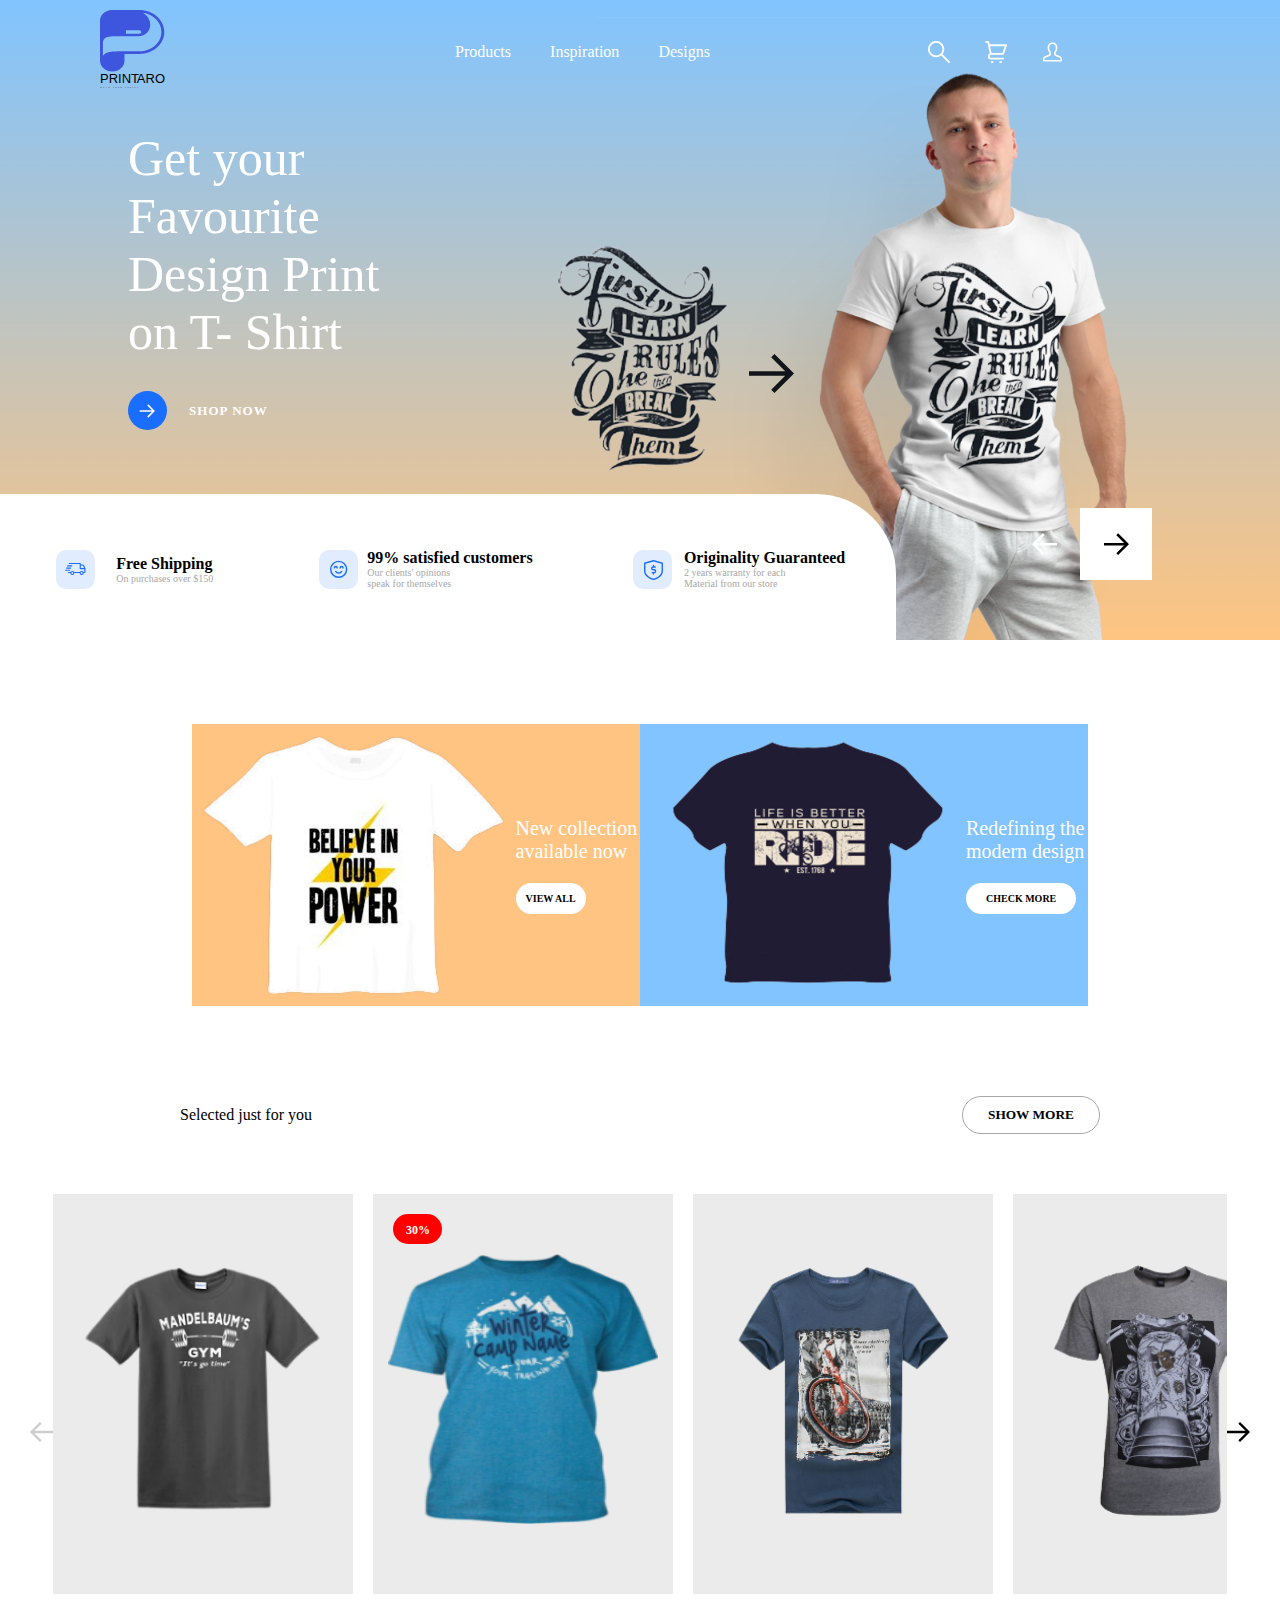
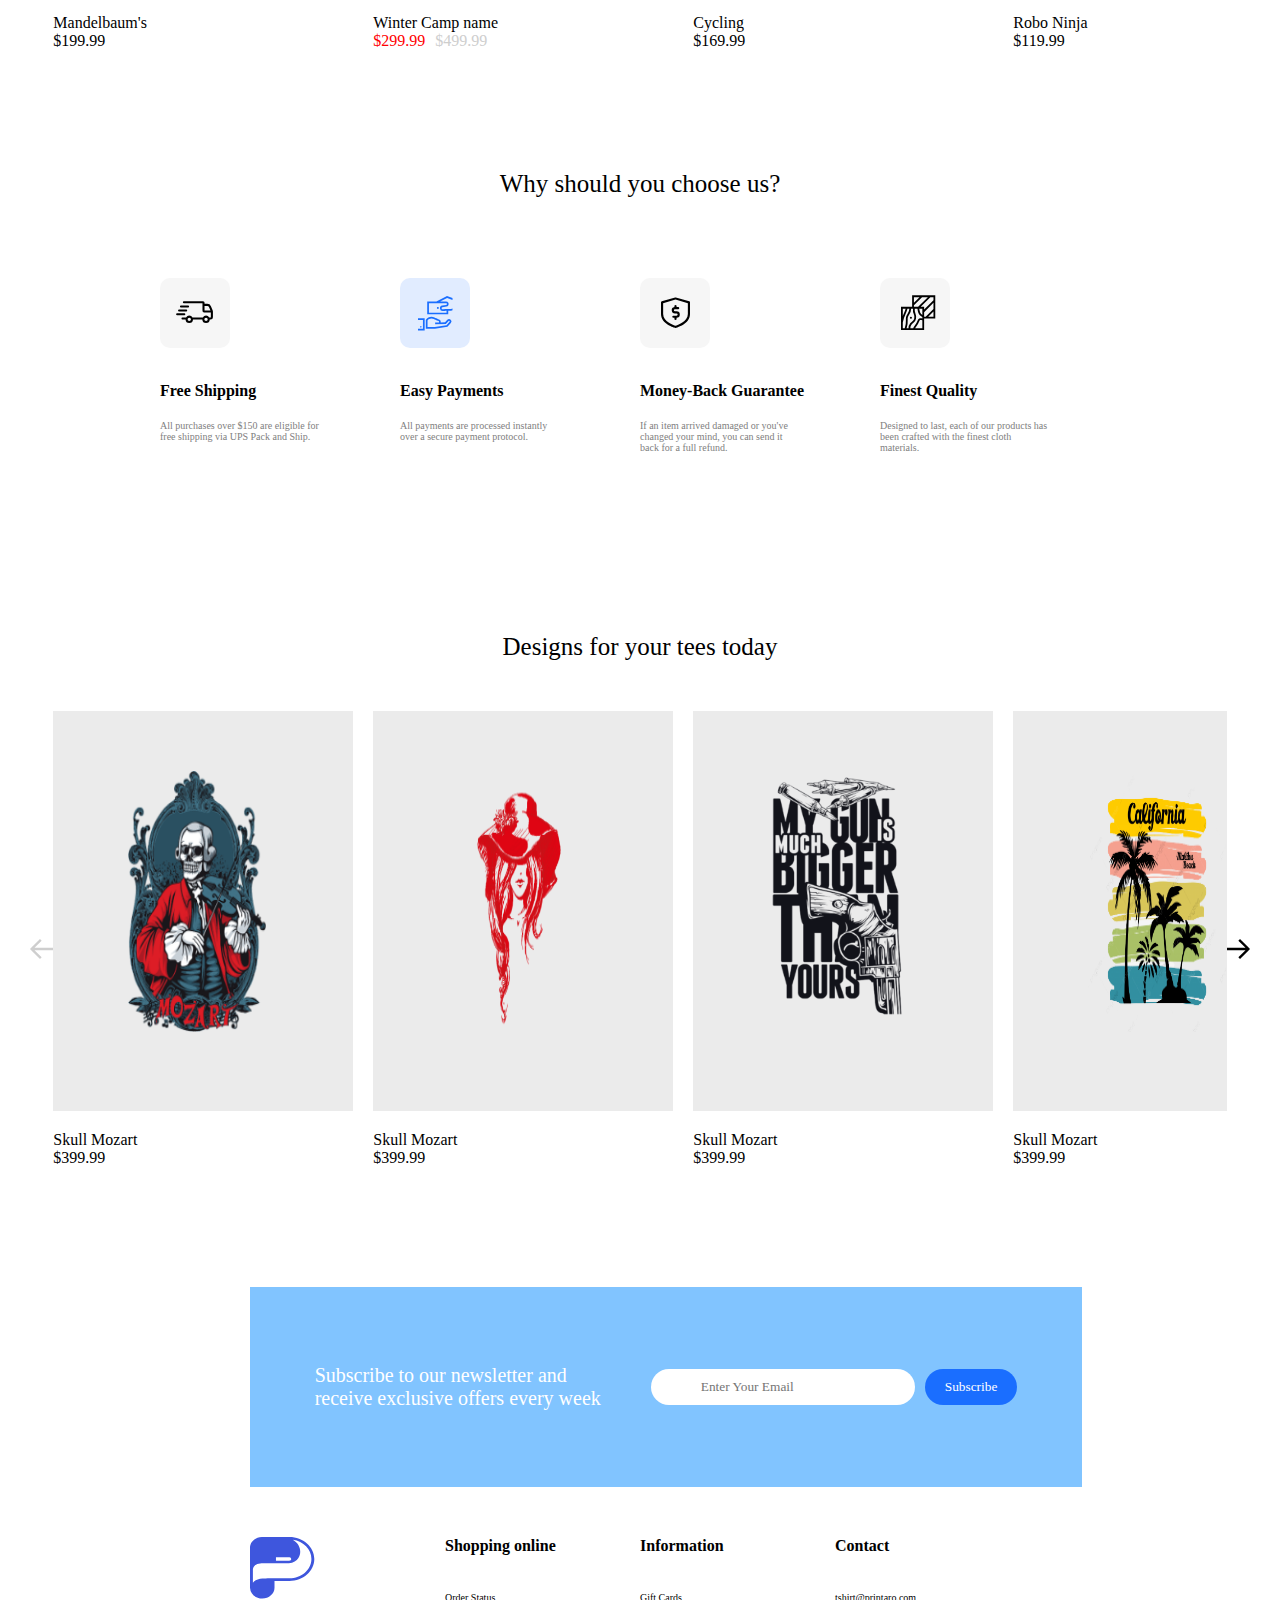
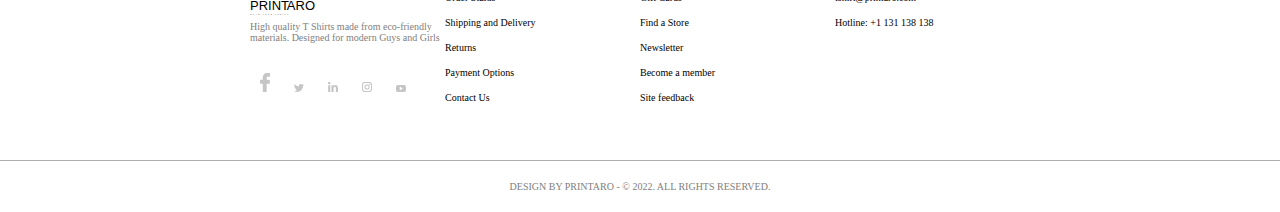
<file: index.html>
<!DOCTYPE html>
<html lang="en">
  <head>
    <meta charset="UTF-8" />
    <meta http-equiv="X-UA-Compatible" content="IE=edge" />
    <meta name="viewport" content="width=device-width, initial-scale=1.0" />
    <link rel="stylesheet" href="css/index.css" />
    <title>home</title>
  </head>
  <body>
    <section class="main-image">
      <div class="main-img-xl">
      <img src="images/web-banner.svg" alt="banner" />
      </div>
    <section class="main-image-sm">
      <img src="images/main-img-sm.png" alt="main-image">
    </section>
    <header>
      <div class="logo">
        <img src="images/logo.svg" alt="logo" />
      </div>
      <div class="menu">
        <a href="#">Products</a>
        <a href="#">Inspiration</a>
        <a href="#">Designs</a>
      </div>
      <div class="right-nav">
        <img src="images/search.svg" alt="search" />
        <img src="images/cart.svg" alt="cart" />
        <img src="images/user.svg" alt="user" />
      </div>
      <div class="right-nav-mb">
        <img src="images/search-sm.svg" alt="search" />
        <img src="images/cart-sm.svg" alt="cart" />
        <img src="images/sidebar.svg" alt="sidebar" />
      </div>
    </header>
    <div class="text-sm">
        <p>Look Funky with Printaro</p>
      </div>
    <div class="text">
      <p>
        Get your <br />
        Favourite <br />
        Design Print <br />
        on T- Shirt
      </p>
      <div class="shop-now">
        <img src="images/shop-now.svg" alt="shop-now" />
      </div>
    </div>
    <div class="arrow">
      <img src="images/arrow.svg" alt="arrow" />
    </div>
    <div class="front-back-arrows">
      <img src="images/transparent-backward-arrow.svg" alt="arrow" />
      <img src="images/forward-arrow-white.svg" alt="arrow" />
    </div>
    <section class="white-background">
      <div class="free-shipping">
        <img src="images/blue-shipping.svg" alt="shipping" />
        <div class="shipping-text">
          <span>Free Shipping</span>
          <p>On purchases over $150</p>
        </div>
      </div>
      <div class="customer-satisfaction">
        <img src="images/smile.svg" alt="smile" />
        <div class="satisfaction-text">
          <span>99% satisfied customers</span>
          <p>
            Our clients' opinions <br />
            speak for themselves
          </p>
        </div>
      </div>
      <div class="originality">
        <img src="images/gautented-blue.svg" alt="gaurented" />
        <div class="originality-text">
          <span>Originality Guaranteed</span>
          <p>
            2 years warranty for each <br />
            Material from our store
          </p>
        </div>
      </div>
    </section>
    </section>
    <section class="offers">
      <div class="dark-orange">
        <img src="images/pic-1.png" alt="image" />
        <div class="offer-text">
          <p>
            New collection <br />
            available now
          </p>
          <button>VIEW ALL</button>
        </div>
      </div>
      <div class="dark-blue">
        <img src="images/pic-2.png" alt="image" />
        <div class="offer-text">
          <p>
            Redefining the <br />
            modern design
          </p>
          <button>CHECK MORE</button>
        </div>
      </div>
    </section>
    <section class="just-for-you">
      <div class="heading">
        <p>Selected just for you</p>
        <button>SHOW MORE</button>
      </div>
      <div class="item-container">
        <img src="images/grid-arrow-left.svg" alt="arrow" />
        <div class="item-flex">
          <div class="item">
            <div class="background">
              <div class="item-image">
                <img src="images/tshirt-one.png" alt="tshirt-one" />
              </div>
            </div>
            <div class="item-details">
              <p>Mandelbaum's</p>
              <span>$199.99</span>
            </div>
          </div>
          <div class="item">
            <div class="background">
              <div class="item-image">
                <img src="images/tshirt-two.png" alt="tshirt-one" />
              </div>
              <div class="discount">
                <img src="images/thirty-off.svg" alt="30%-off" />
              </div>
            </div>
            <div class="item-details">
              <p>Winter Camp name</p>
              <div class="discount-price">
                <span>$299.99</span>
                <p>$499.99</p>
              </div>
            </div>
          </div>
          <div class="item">
            <div class="background">
              <div class="item-image">
                <img src="images/tshirt-three.png" alt="tshirt-one" />
              </div>
            </div>
            <div class="item-details">
              <p>Cycling</p>
              <span>$169.99</span>
            </div>
          </div>
          <div class="item">
            <div class="background">
              <div class="item-image">
                <img src="images/tshirt-four.png" alt="tshirt-one" />
              </div>
            </div>
            <div class="item-details">
              <p>Robo Ninja</p>
              <span>$119.99</span>
            </div>
          </div>
        </div>
        <img src="images/grid-arrow-right.svg" alt="arrow" />
      </div>
    </section>
    <section class="choose-us">
      <div class="heading">
        <p>Why should you choose us?</p>
      </div>
      <div class="container">
        <div class="free-shipping">
          <img src="images/shipping.svg" alt="shipping" />
          <div class="choose-us-text">
            <span>Free Shipping</span>
            <p>
              All purchases over $150 are eligible for <br />
              free shipping via UPS Pack and Ship.
            </p>
          </div>
        </div>
        <div class="easy-payments">
          <img src="images/payments.svg" alt="payments" />
          <div class="choose-us-text">
            <span>Easy Payments</span>
            <p>
              All payments are processed instantly <br />
              over a secure payment protocol.
            </p>
          </div>
        </div>
        <div class="money-back">
          <img src="images/gaurented.svg" alt="gaurented" />
          <div class="choose-us-text">
            <span>Money-Back Guarantee</span>
            <p>
              If an item arrived damaged or you've <br />
              changed your mind, you can send it <br />
              back for a full refund.
            </p>
          </div>
        </div>
        <div class="quality">
          <img src="images/finest-quality.svg" alt="finest-quality" />
          <div class="choose-us-text">
            <span>Finest Quality</span>
            <p>
              Designed to last, each of our products has <br />
              been crafted with the finest cloth <br />
              materials.
            </p>
          </div>
        </div>
      </div>
    </section>
    <section class="designs">
      <div class="heading">
        <p>Designs for your tees today</p>
      </div>
      <div class="design-container">
        <img src="images/grid-arrow-left.svg" alt="arrow">
        <div class="design-flex">
          <div class="design">
            <div class="design-background">
              <div class="design-image">
                <img src="images/design-one.png" alt="design">
              </div>
              </div>
              <div class="design-details">
                <p>Skull Mozart</p>
                <span>$399.99</span>
              </div>
            </div>
             <div class="design">
            <div class="design-background">
              <div class="design-image">
                <img src="images/design-two.png" alt="design">
              </div>
              </div>
              <div class="design-details">
                <p>Skull Mozart</p>
                <span>$399.99</span>
              </div>
            </div>
             <div class="design">
            <div class="design-background">
              <div class="design-image">
                <img src="images/design-three.png" alt="design">
              </div>
              </div>
              <div class="design-details">
                <p>Skull Mozart</p>
                <span>$399.99</span>
              </div>
            </div>
             <div class="design">
            <div class="design-background">
              <div class="design-image">
                <img src="images/design-four.png" alt="design">
              </div>
              </div>
              <div class="design-details">
                <p>Skull Mozart</p>
                <span>$399.99</span>
              </div>
            </div>
          </div>
          <img src="images/grid-arrow-right.svg" alt="arrow">
        </div>
      </div>
    </section>
    <section class="newsletter">
      <div class="subscription">
        <p>Subscribe to our newsletter and <br> receive exclusive offers every week</p>
      </div>
      <div class="email">
        <input type="email" placeholder="Enter Your Email">
      <div class="button-subscribe">
        <button>Subscribe</button>
      </div>
    </section>
    <section class="bottom">
      <div class="printaro">
        <img src="images/logo.svg" alt="logo">
        <p>High quality T Shirts made from eco-friendly <br> materials. Designed for modern Guys and Girls</p>
        <div class="social-links">
          <img src="images/facebook-logo.svg" alt="facebook-logo">
          <img src="images/twitter-logo.svg" alt="twitter-logo">
          <img src="images/linkedin-logo.svg" alt="linkedin-logo">
          <img src="images/instagram-logo.svg" alt="instagram-logo">
          <img src="images/youtube-logo.svg" alt="youtube-logo">
        </div>
      </div>
      <div class="shopping-online">
        <span>Shopping online</span>
        <div class="links">
          <a href="#">Order Status</a>
          <a href="#">Shipping and Delivery</a>
          <a href="#">Returns</a>
          <a href="#">Payment Options</a>
          <a href="#">Contact Us</a>
        </div>
      </div>
      <div class="information">
        <span>Information</span>
        <div class="links">
          <a href="#">Gift Cards</a>
          <a href="#">Find a Store</a>
          <a href="#">Newsletter</a>
          <a href="#">Become a member</a>
          <a href="#">Site feedback</a>
        </div>
      </div>
      <div class="contact">
        <span>Contact</span>
        <div class="links">
          <a href="#">tshirt@printaro.com</a>
          <a href="#">Hotline: +1 131 138 138</a>
        </div>
      </div>
    </section>
    <footer>
      <p>DESIGN BY PRINTARO - © 2022. ALL RIGHTS RESERVED.</p>
    </footer>
  </body>
</html>
</file>
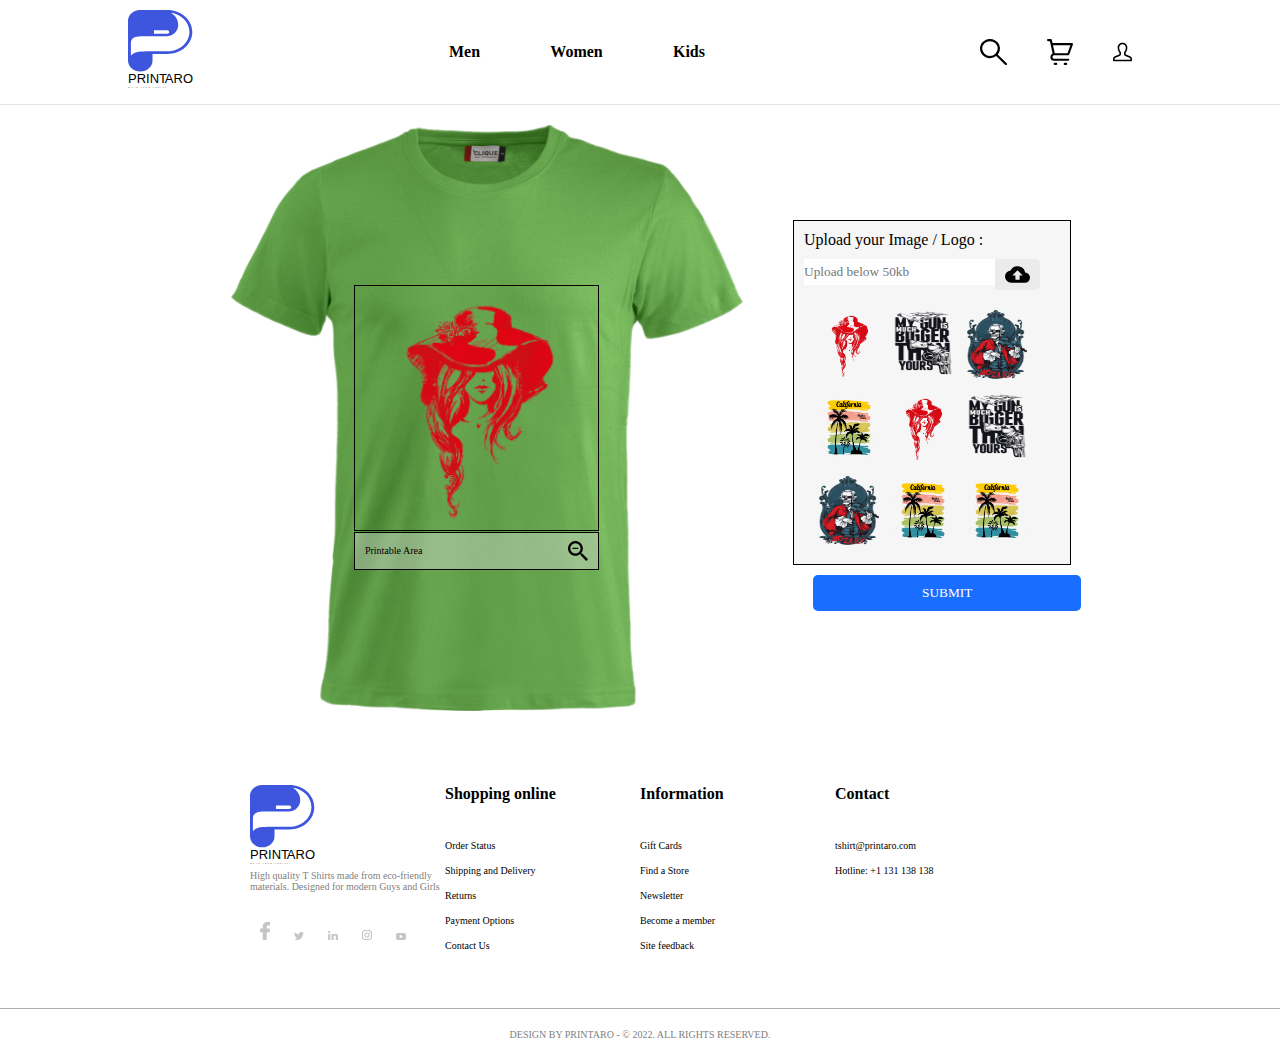
<file: adddesign.html>
<!DOCTYPE html>
<html lang="en">
  <head>
    <meta charset="UTF-8" />
    <meta http-equiv="X-UA-Compatible" content="IE=edge" />
    <meta name="viewport" content="width=device-width, initial-scale=1.0" />
    <link rel="stylesheet" href="css/adddesign.css" />
    <title>add-design</title>
  </head>
  <body>
    <header>
      <div class="logo">
        <img src="images/logo.svg" alt="logo" />
      </div>
      <div class="links">
        <a href="#">Men</a>
        <a href="#">Women</a>
        <a href="#">Kids</a>
      </div>
      <div class="right-nav">
        <img src="images/search-sm.svg" alt="search" />
        <img src="images/cart-sm.svg" alt="cart" />
        <img src="images/user-black.svg" alt="user" />
      </div>
      <div class="right-nav-mb">
        <img src="images/search-sm.svg" alt="search" />
        <img src="images/cart-sm.svg" alt="cart" />
        <img src="images/sidebar.svg" alt="sidebar" />
      </div>
    </header>
    <main>
      <div class="tshirt">
        <div class="plain-tshirt">
          <img src="images/large-plain.svg" alt="tshirt" />
          <div class="design-frame">
            <img src="images/design-two.png" alt="DESIGN" />
          </div>
          <div class="zoom">
            <p>Printable Area</p>
            <img src="images/zoom-in.svg" alt="zoom" />
          </div>
        </div>
        <div class="design-container">
          <div class="choice">
            <div class="heading">
              <p>Upload your Image / Logo :</p>
            </div>
            <div class="input">
              <input type="text" placeholder="Upload below 50kb" />
              <img src="images/upload.svg" alt="upload" />
            </div>
            <div class="designs">
              <img src="images/design-two.png" alt="designs" />
              <img src="images/design-three.png" alt="designs" />
              <img src="images/design-one.png" alt="designs" />
              <img src="images/design-four.png" alt="designs" />
              <img src="images/design-two.png" alt="designs" />
              <img src="images/design-three.png" alt="designs" />
              <img src="images/design-one.png" alt="designs" />
              <img src="images/design-four.png" alt="designs" />
              <img src="images/design-four.png" alt="designs" />
            </div>
          </div>
          <div class="button">
            <button>SUBMIT</button>
          </div>
        </div>
      </div>
    </main>
    <section class="bottom">
      <div class="printaro">
        <img src="images/logo.svg" alt="logo" />
        <p>
          High quality T Shirts made from eco-friendly <br />
          materials. Designed for modern Guys and Girls
        </p>
        <div class="social-links">
          <img src="images/facebook-logo.svg" alt="facebook-logo" />
          <img src="images/twitter-logo.svg" alt="twitter-logo" />
          <img src="images/linkedin-logo.svg" alt="linkedin-logo" />
          <img src="images/instagram-logo.svg" alt="instagram-logo" />
          <img src="images/youtube-logo.svg" alt="youtube-logo" />
        </div>
      </div>
      <div class="shopping-online">
        <span>Shopping online</span>
        <div class="links">
          <a href="#">Order Status</a>
          <a href="#">Shipping and Delivery</a>
          <a href="#">Returns</a>
          <a href="#">Payment Options</a>
          <a href="#">Contact Us</a>
        </div>
      </div>
      <div class="information">
        <span>Information</span>
        <div class="links">
          <a href="#">Gift Cards</a>
          <a href="#">Find a Store</a>
          <a href="#">Newsletter</a>
          <a href="#">Become a member</a>
          <a href="#">Site feedback</a>
        </div>
      </div>
      <div class="contact">
        <span>Contact</span>
        <div class="links">
          <a href="#">tshirt@printaro.com</a>
          <a href="#">Hotline: +1 131 138 138</a>
        </div>
      </div>
    </section>
    <footer>
      <p>DESIGN BY PRINTARO - © 2022. ALL RIGHTS RESERVED.</p>
    </footer>
  </body>
</html>
</file>
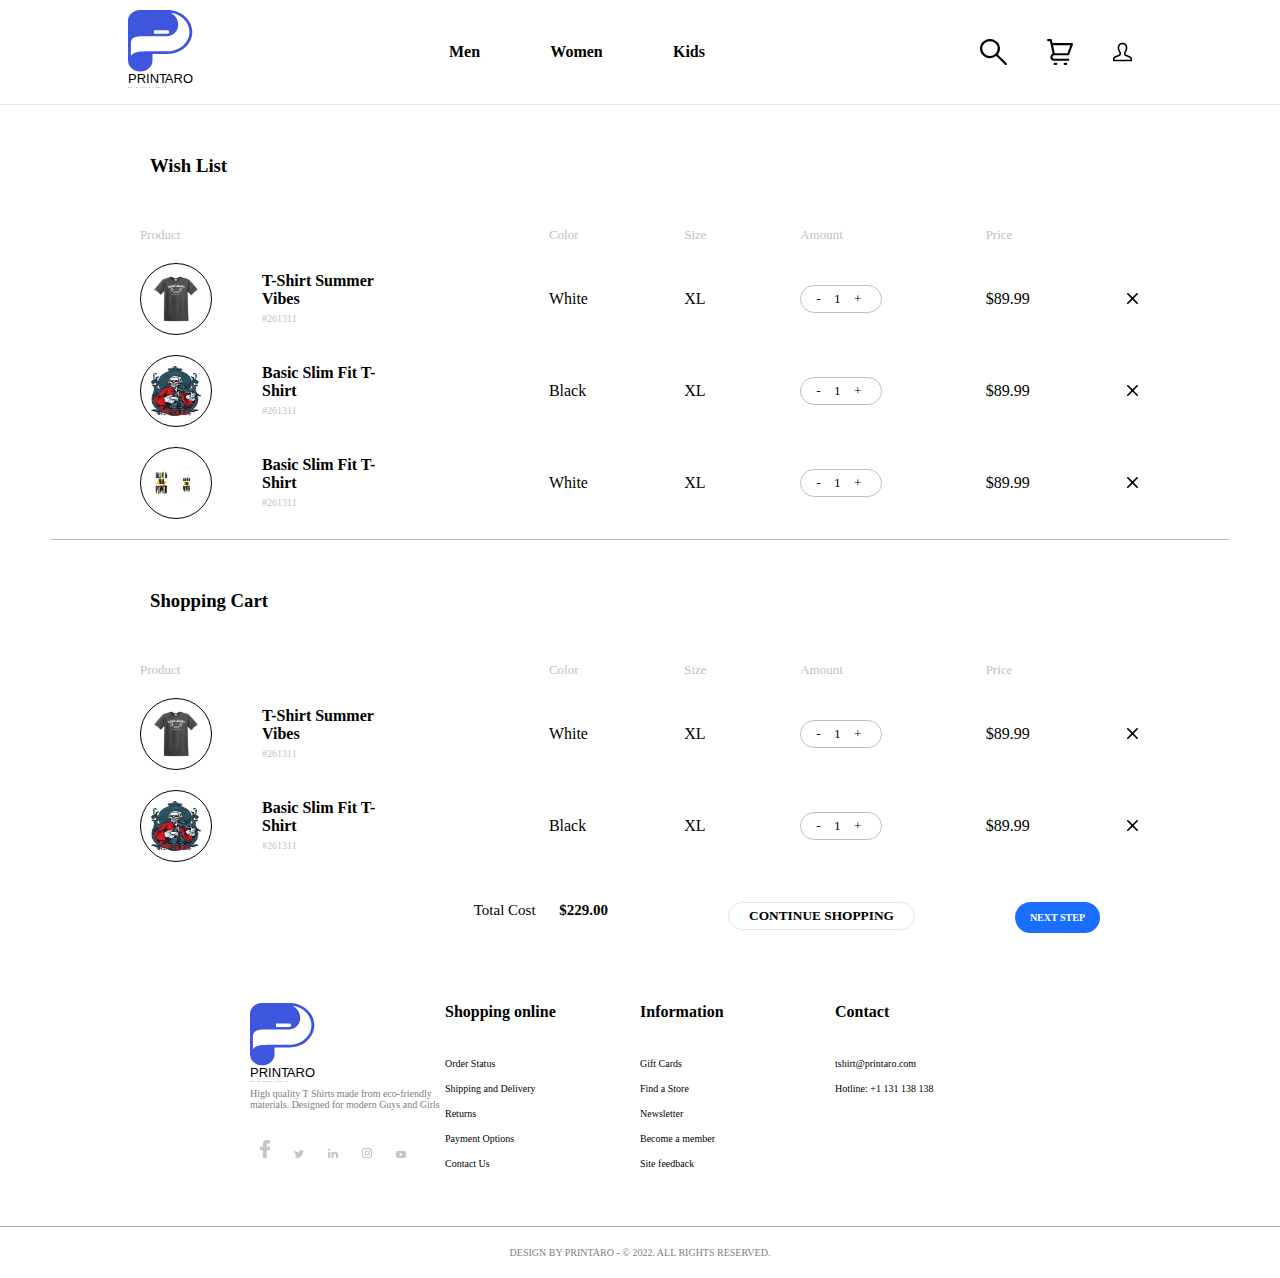
<file: cart.html>
<!DOCTYPE html>
<html lang="en">
  <head>
    <meta charset="UTF-8" />
    <meta http-equiv="X-UA-Compatible" content="IE=edge" />
    <meta name="viewport" content="width=device-width, initial-scale=1.0" />
    <link rel="stylesheet" href="css/cart.css" />
    <title>cart</title>
  </head>
  <body>
    <header>
      <div class="logo">
        <img src="images/logo.svg" alt="logo" />
      </div>
      <div class="links">
        <a href="#">Men</a>
        <a href="#">Women</a>
        <a href="#">Kids</a>
      </div>
      <div class="right-nav">
        <img src="images/search-sm.svg" alt="search" />
        <img src="images/cart-sm.svg" alt="cart" />
        <img src="images/user-black.svg" alt="user" />
      </div>
      <div class="right-nav-mb">
        <img src="images/search-sm.svg" alt="search" />
        <img src="images/cart-sm.svg" alt="cart" />
        <img src="images/sidebar.svg" alt="sidebar" />
      </div>
    </header>
    <section class="wish-list">
      <div class="heading">
        <h3>Wish List</h3>
      </div>
      <table>
        <tr class="table-heading">
          <td>Product</td>
          <td>Color</td>
          <td>Size</td>
          <td>Amount</td>
          <td>Price</td>
        </tr>
        <tr>
          <td>
            <div class="product">
              <div class="circle">
                <img src="images/tshirt-one.png" alt="tshirt" />
              </div>
              <div class="details">
                <h4>T-Shirt Summer Vibes</h4>
                <span>#261311</span>
              </div>
            </div>
          </td>
          <td>White</td>
          <td>XL</td>
          <td>
            <div class="amount">
              <button>- 1 +</button>
            </div>
          </td>
          <td>$89.99</td>
          <td><img src="images/cross.svg" alt="cross" /></td>
        </tr>
        <tr>
          <td>
            <div class="product">
              <div class="circle">
                <img src="images/design-one.png" alt="tshirt" />
              </div>
              <div class="details">
                <h4>Basic Slim Fit T-Shirt</h4>
                <span>#261311</span>
              </div>
            </div>
          </td>
          <td>Black</td>
          <td>XL</td>
          <td>
            <div class="amount">
              <button>- 1 +</button>
            </div>
          </td>
          <td>$89.99</td>
          <td><img src="images/cross.svg" alt="cross" /></td>
        </tr>
        <tr>
          <td>
            <div class="product">
              <div class="circle">
                <img src="images/design-tshirt-one.png" alt="tshirt" />
              </div>
              <div class="details">
                <h4>Basic Slim Fit T-Shirt</h4>
                <span>#261311</span>
              </div>
            </div>
          </td>
          <td>White</td>
          <td>XL</td>
          <td>
            <div class="amount">
              <button>- 1 +</button>
            </div>
          </td>
          <td>$89.99</td>
          <td><img src="images/cross.svg" alt="cross" /></td>
        </tr>
      </table>
    </section>
    <section class="shopping-cart">
      <div class="heading">
        <h3>Shopping Cart</h3>
      </div>
      <table>
        <tr class="table-heading">
          <td>Product</td>
          <td>Color</td>
          <td>Size</td>
          <td>Amount</td>
          <td>Price</td>
        </tr>
        <tr>
          <td>
            <div class="product">
              <div class="circle">
                <img src="images/tshirt-one.png" alt="tshirt" />
              </div>
              <div class="details">
                <h4>T-Shirt Summer Vibes</h4>
                <span>#261311</span>
              </div>
            </div>
          </td>
          <td>White</td>
          <td>XL</td>
          <td>
            <div class="amount">
              <button>- 1 +</button>
            </div>
          </td>
          <td>$89.99</td>
          <td><img src="images/cross.svg" alt="cross" /></td>
        </tr>
        <tr>
          <td>
            <div class="product">
              <div class="circle">
                <img src="images/design-one.png" alt="tshirt" />
              </div>
              <div class="details">
                <h4>Basic Slim Fit T-Shirt</h4>
                <span>#261311</span>
              </div>
            </div>
          </td>
          <td>Black</td>
          <td>XL</td>
          <td>
            <div class="amount">
              <button>- 1 +</button>
            </div>
          </td>
          <td>$89.99</td>
          <td><img src="images/cross.svg" alt="cross" /></td>
        </tr>
      </table>
      <div class="total">
        <div class="cost">
          <p>Total Cost <span>$229.00</span></p>
        </div>
        <div class="continue-shopping">
          <button>CONTINUE SHOPPING</button>
        </div>
        <div class="next-step">
          <button>NEXT STEP</button>
        </div>
      </div>
    </section>
    <section class="bottom">
      <div class="printaro">
        <img src="images/logo.svg" alt="logo" />
        <p>
          High quality T Shirts made from eco-friendly <br />
          materials. Designed for modern Guys and Girls
        </p>
        <div class="social-links">
          <img src="images/facebook-logo.svg" alt="facebook-logo" />
          <img src="images/twitter-logo.svg" alt="twitter-logo" />
          <img src="images/linkedin-logo.svg" alt="linkedin-logo" />
          <img src="images/instagram-logo.svg" alt="instagram-logo" />
          <img src="images/youtube-logo.svg" alt="youtube-logo" />
        </div>
      </div>
      <div class="shopping-online">
        <span>Shopping online</span>
        <div class="links">
          <a href="#">Order Status</a>
          <a href="#">Shipping and Delivery</a>
          <a href="#">Returns</a>
          <a href="#">Payment Options</a>
          <a href="#">Contact Us</a>
        </div>
      </div>
      <div class="information">
        <span>Information</span>
        <div class="links">
          <a href="#">Gift Cards</a>
          <a href="#">Find a Store</a>
          <a href="#">Newsletter</a>
          <a href="#">Become a member</a>
          <a href="#">Site feedback</a>
        </div>
      </div>
      <div class="contact">
        <span>Contact</span>
        <div class="links">
          <a href="#">tshirt@printaro.com</a>
          <a href="#">Hotline: +1 131 138 138</a>
        </div>
      </div>
    </section>
    <footer>
      <p>DESIGN BY PRINTARO - © 2022. ALL RIGHTS RESERVED.</p>
    </footer>
  </body>
</html>
</file>
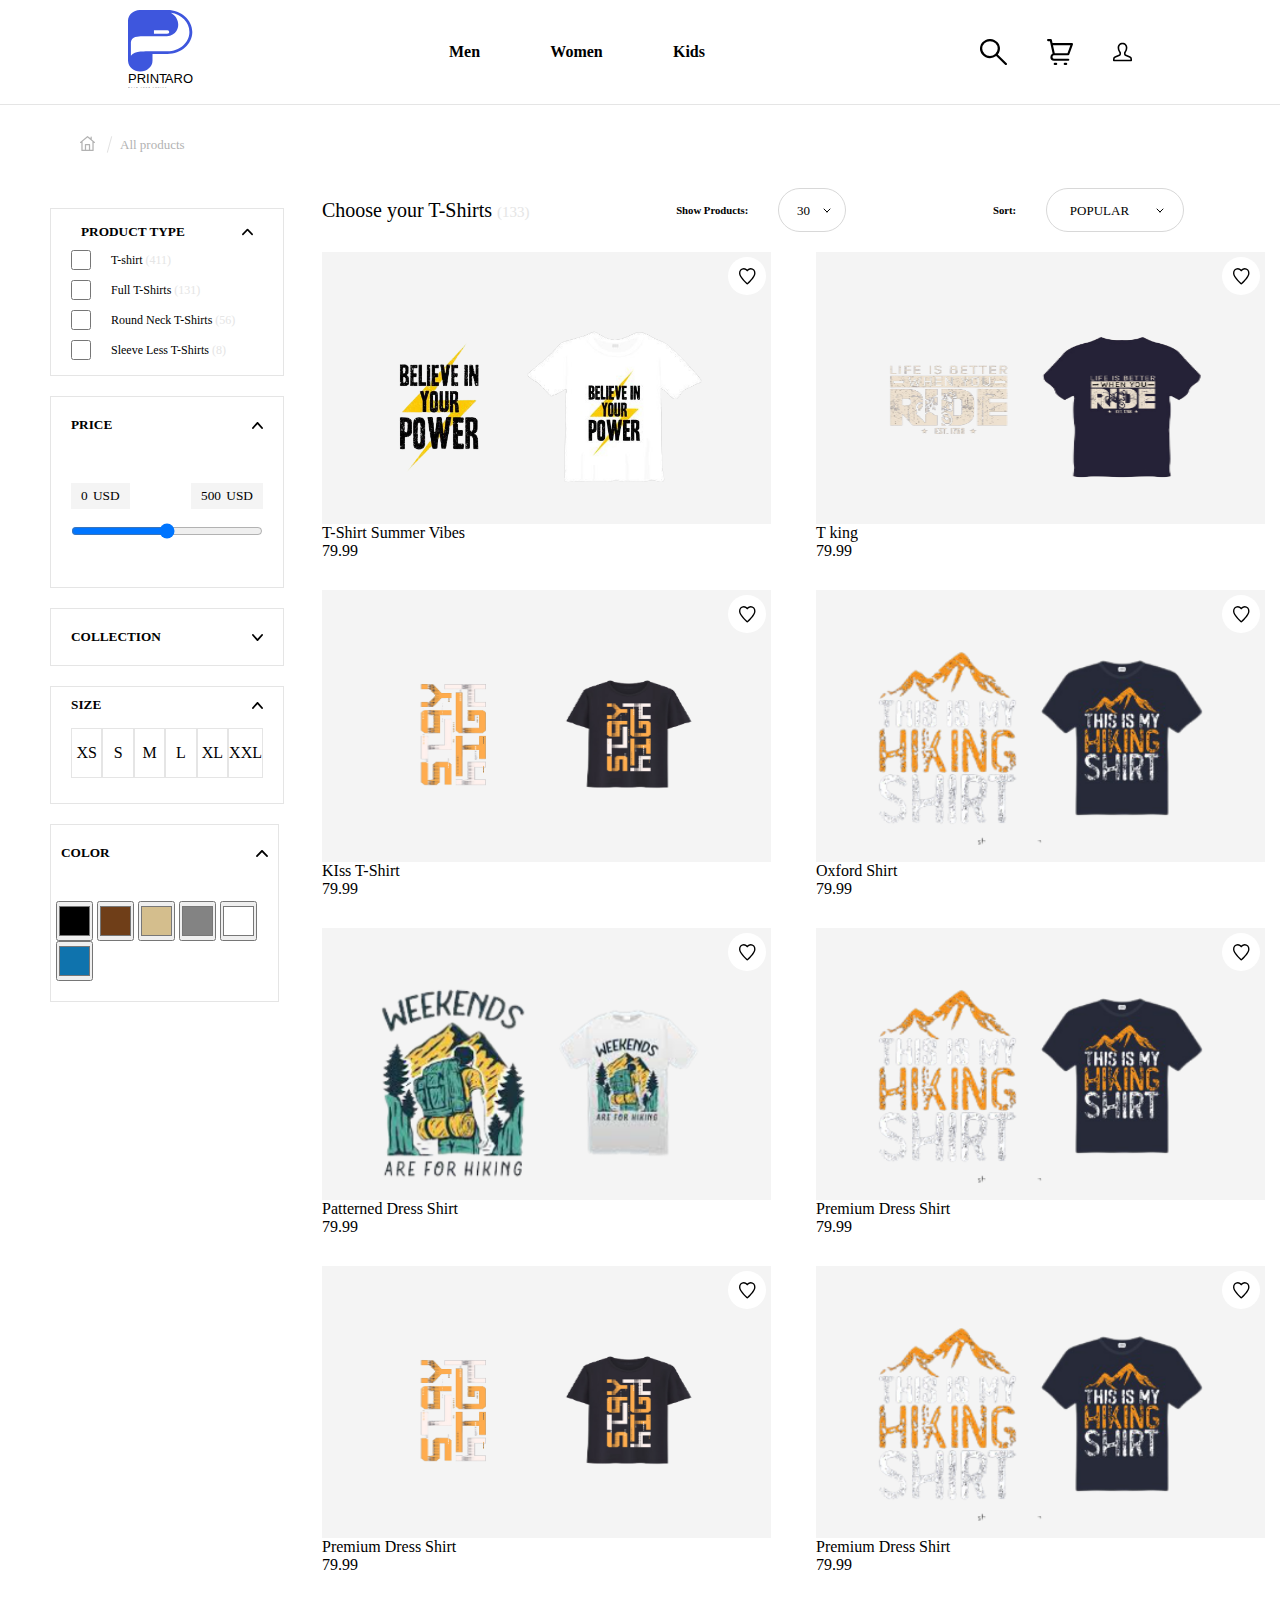
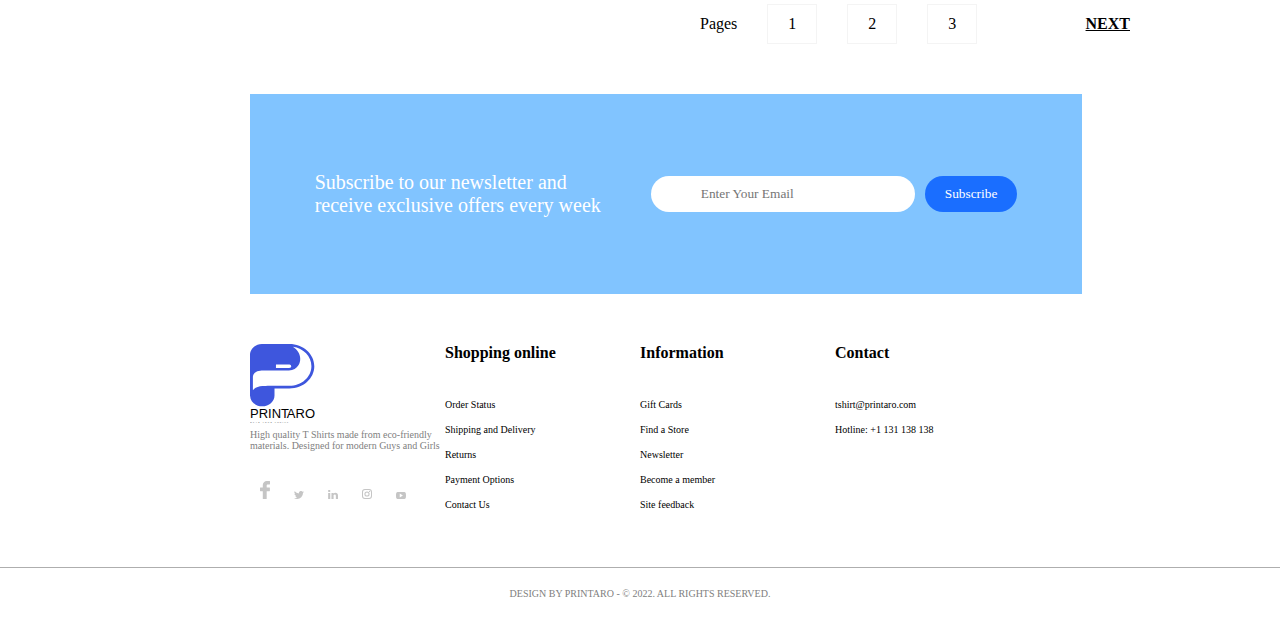
<file: customise.html>
<!DOCTYPE html>
<html lang="en">
  <head>
    <meta charset="UTF-8" />
    <meta http-equiv="X-UA-Compatible" content="IE=edge" />
    <meta name="viewport" content="width=device-width, initial-scale=1.0" />
    <link rel="stylesheet" href="css/customise.css" />
    <title>customise</title>
  </head>
  <body>
    <header>
      <div class="logo">
        <img src="images/logo.svg" alt="logo" />
      </div>
      <div class="links">
        <a href="#">Men</a>
        <a href="#">Women</a>
        <a href="#">Kids</a>
      </div>
      <div class="right-nav">
        <img src="images/search-sm.svg" alt="search" />
        <img src="images/cart-sm.svg" alt="cart" />
        <img src="images/user-black.svg" alt="user" />
      </div>
      <div class="right-nav-mb">
        <img src="images/search-sm.svg" alt="search" />
        <img src="images/cart-sm.svg" alt="cart" />
        <img src="images/sidebar.svg" alt="sidebar" />
      </div>
    </header>
    <section class="home">
      <div class="home-link">
        <a href="#">
          <img src="images/home.svg" alt="home" />
        </a>
      </div>
    </section>
    <main>
      <aside>
        <section class="main">
          <div class="product-type">
            <div class="heading">
              <h5>PRODUCT TYPE</h5>
              <img src="images/upward-arrow.svg" alt="upward-arrow" />
            </div>
            <div class="t-shirts">
              <input type="checkbox" />
              <p>T-shirt <span>(411)</span></p>
            </div>
            <div class="full-tshirts">
              <input type="checkbox" />
              <p>Full T-Shirts <span>(131)</span></p>
            </div>
            <div class="round-neck">
              <input type="checkbox" />
              <p>Round Neck T-Shirts <span>(56)</span></p>
            </div>
            <div class="sleeve-less">
              <input type="checkbox" />
              <p>Sleeve Less T-Shirts <span>(8)</span></p>
            </div>
          </div>
        </section>
        <section class="price">
          <div class="heading">
            <h5>PRICE</h5>
            <img src="images/upward-arrow.svg" alt="upward-arrow" />
          </div>
          <div class="bar">
            <div class="price-range">
              <button>0 USD</button>
              <button>500 USD</button>
            </div>
            <input type="range" />
          </div>
        </section>
        <section class="collection">
          <div class="heading">
            <h5>COLLECTION</h5>
            <img src="images/downward-arrow.svg" alt="downward-arrow" />
          </div>
        </section>
        <section class="size">
          <div class="heading">
            <h5>SIZE</h5>
            <img src="images/upward-arrow.svg" alt="upward-arrow" />
          </div>
          <div class="size-chart">
            <div class="xs">
              <p>XS</p>
            </div>
            <div class="small">
              <p>S</p>
            </div>
            <div class="medium">
              <p>M</p>
            </div>
            <div class="large">
              <p>L</p>
            </div>
            <div class="xl">
              <p>XL</p>
            </div>
            <div class="xxl">
              <p>XXL</p>
            </div>
          </div>
        </section>
        <section class="color">
          <div class="heading">
            <h5>COLOR</h5>
            <img src="images/upward-arrow.svg" alt="upward-arrow" />
          </div>
          <div class="color-chart">
            <input type="color" value="#000" />
            <input type="color" value="#6F3E18" />
            <input type="color" value="#D4BE8D" />
            <input type="color" value="#838383" />
            <input type="color" value="#ffffff" />
            <input type="color" value="#0F73AD" />
          </div>
        </section>
      </aside>
      <section class="products">
        <div class="heading">
          <p>Choose your T-Shirts <span>(133)</span></p>
          <div class="show-products">
            <h6>Show Products:</h6>
            <img src="images/show-products.svg" alt="show-products" />
          </div>
          <div class="sort">
            <h6>Sort:</h6>
            <img src="images/popular.svg" alt="popular" />
          </div>
          <div class="filter">
            <img src="images/filter.svg" alt="filter" />
          </div>
        </div>
        <div class="product-container">
          <div class="item">
            <div class="background">
              <div class="heart">
                <img src="images/heart.svg" alt="heart" />
              </div>
              <div class="item-image">
                <img src="images/design-tshirt-one.png" alt="item" />
              </div>
            </div>
            <div class="item-details">
              <p>T-Shirt Summer Vibes</p>
              <span>79.99</span>
            </div>
          </div>
          <div class="item">
            <div class="background">
              <div class="heart">
                <img src="images/heart.svg" alt="heart" />
              </div>
              <div class="item-image">
                <img src="images/design-tshirt-two.png" alt="item" />
              </div>
            </div>
            <div class="item-details">
              <p>T king</p>
              <span>79.99</span>
            </div>
          </div>
          <div class="item">
            <div class="background">
              <div class="heart">
                <img src="images/heart.svg" alt="heart" />
              </div>
              <div class="item-image">
                <img src="images/design-tshirt-three.png" alt="item" />
              </div>
            </div>
            <div class="item-details">
              <p>KIss T-Shirt</p>
              <span>79.99</span>
            </div>
          </div>
          <div class="item">
            <div class="background">
              <div class="heart">
                <img src="images/heart.svg" alt="heart" />
              </div>
              <div class="item-image">
                <img src="images/design-tshirt-four.png" alt="item" />
              </div>
            </div>
            <div class="item-details">
              <p>Oxford Shirt</p>
              <span>79.99</span>
            </div>
          </div>
          <div class="item">
            <div class="background">
              <div class="heart">
                <img src="images/heart.svg" alt="heart" />
              </div>
              <div class="item-image">
                <img src="images/design-tshirt-five.png" alt="item" />
              </div>
            </div>
            <div class="item-details">
              <p>Patterned Dress Shirt</p>
              <span>79.99</span>
            </div>
          </div>
          <div class="item">
            <div class="background">
              <div class="heart">
                <img src="images/heart.svg" alt="heart" />
              </div>
              <div class="item-image">
                <img src="images/design-tshirt-four.png" alt="item" />
              </div>
            </div>
            <div class="item-details">
              <p>Premium Dress Shirt</p>
              <span>79.99</span>
            </div>
          </div>
          <div class="item">
            <div class="background">
              <div class="heart">
                <img src="images/heart.svg" alt="heart" />
              </div>
              <div class="item-image">
                <img src="images/design-tshirt-three.png" alt="item" />
              </div>
            </div>
            <div class="item-details">
              <p>Premium Dress Shirt</p>
              <span>79.99</span>
            </div>
          </div>
          <div class="item">
            <div class="background">
              <div class="heart">
                <img src="images/heart.svg" alt="heart" />
              </div>
              <div class="item-image">
                <img src="images/design-tshirt-four.png" alt="item" />
              </div>
            </div>
            <div class="item-details">
              <p>Premium Dress Shirt</p>
              <span>79.99</span>
            </div>
          </div>
        </div>
      </section>
      </main>
      <section class="pages">
        <div class="page-num">
          <p>Pages</p>
          <a href="#">1</a>
          <a href="#">2</a>
          <a href="#">3</a>
        </div>
        <div class="next">
          <a href="#">NEXT</a>
        </div>
     </section>
    <section class="newsletter">
      <div class="subscription">
        <p>Subscribe to our newsletter and <br> receive exclusive offers every week</p>
      </div>
      <div class="email">
        <input type="email" placeholder="Enter Your Email">
      <div class="button-subscribe">
        <button>Subscribe</button>
      </div>
    </section>
    <section class="bottom">
      <div class="printaro">
        <img src="images/logo.svg" alt="logo" />
        <p>
          High quality T Shirts made from eco-friendly <br />
          materials. Designed for modern Guys and Girls
        </p>
        <div class="social-links">
          <img src="images/facebook-logo.svg" alt="facebook-logo" />
          <img src="images/twitter-logo.svg" alt="twitter-logo" />
          <img src="images/linkedin-logo.svg" alt="linkedin-logo" />
          <img src="images/instagram-logo.svg" alt="instagram-logo" />
          <img src="images/youtube-logo.svg" alt="youtube-logo" />
        </div>
      </div>
      <div class="shopping-online">
        <span>Shopping online</span>
        <div class="links">
          <a href="#">Order Status</a>
          <a href="#">Shipping and Delivery</a>
          <a href="#">Returns</a>
          <a href="#">Payment Options</a>
          <a href="#">Contact Us</a>
        </div>
      </div>
      <div class="information">
        <span>Information</span>
        <div class="links">
          <a href="#">Gift Cards</a>
          <a href="#">Find a Store</a>
          <a href="#">Newsletter</a>
          <a href="#">Become a member</a>
          <a href="#">Site feedback</a>
        </div>
      </div>
      <div class="contact">
        <span>Contact</span>
        <div class="links">
          <a href="#">tshirt@printaro.com</a>
          <a href="#">Hotline: +1 131 138 138</a>
        </div>
      </div>
    </section>
    <footer>
      <p>DESIGN BY PRINTARO - © 2022. ALL RIGHTS RESERVED.</p>
    </footer>
  </body>
</html>
</file>
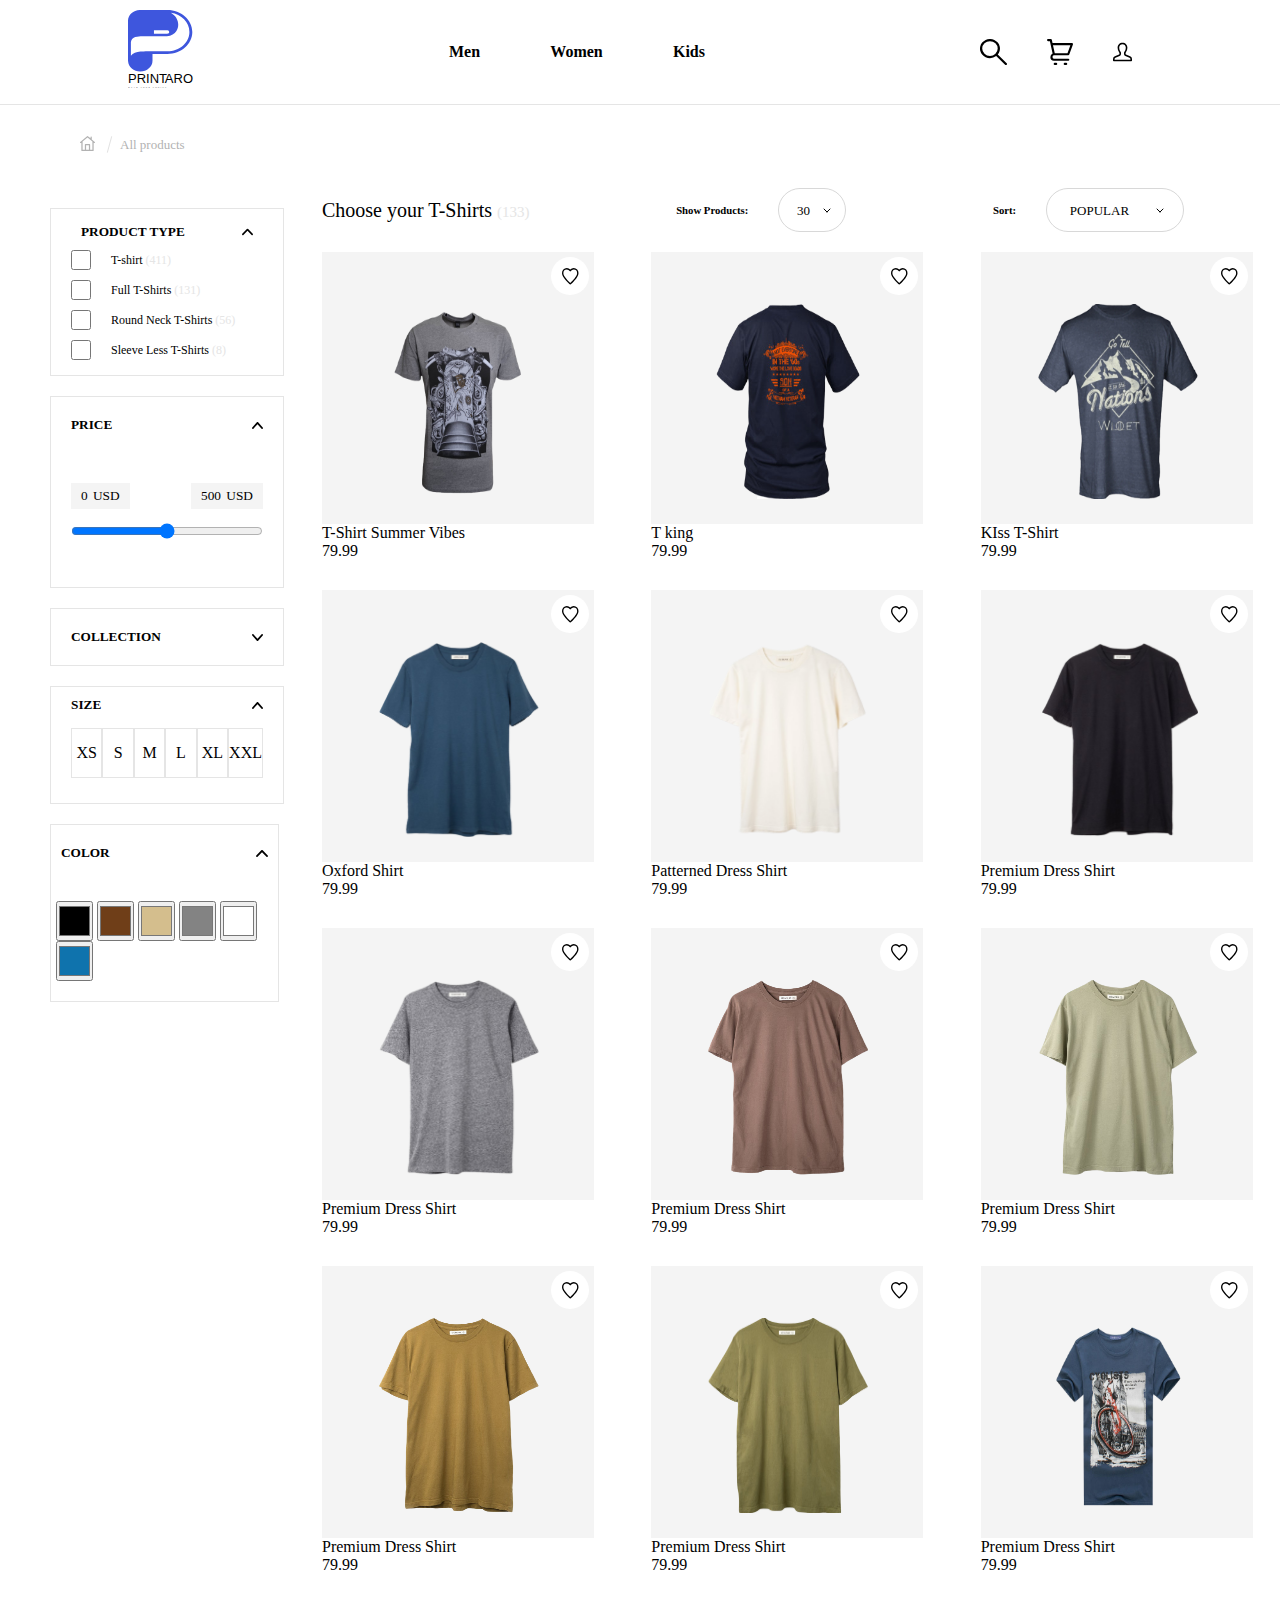
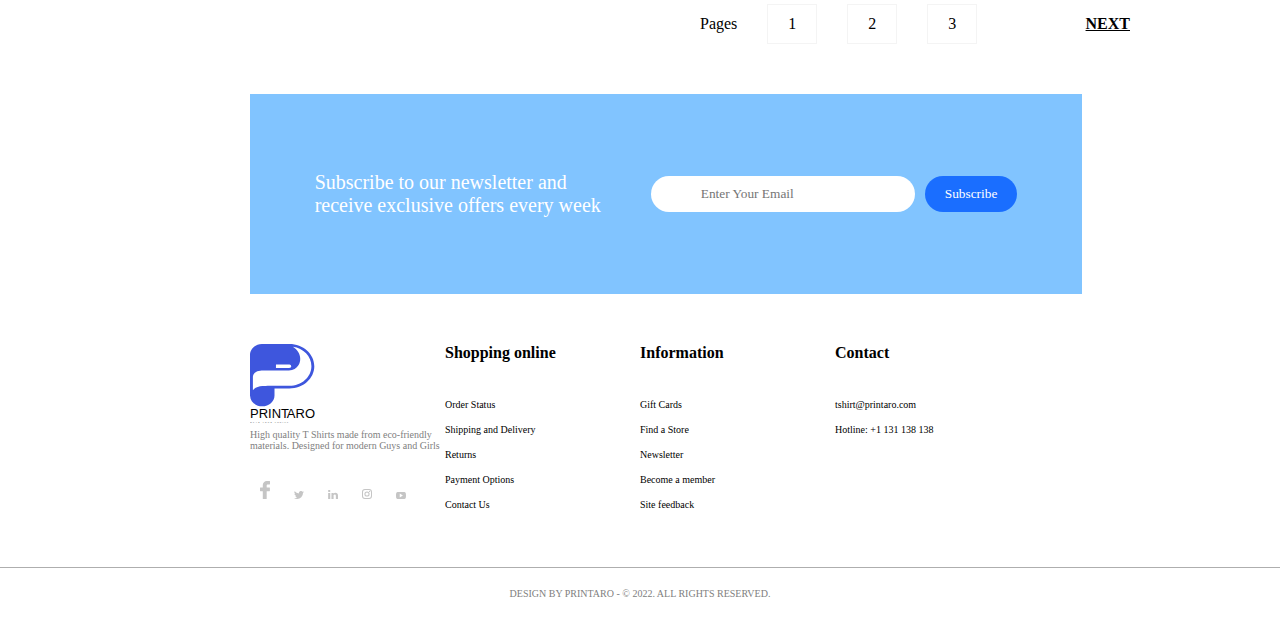
<file: tshirt.html>
<!DOCTYPE html>
<html lang="en">
  <head>
    <meta charset="UTF-8" />
    <meta http-equiv="X-UA-Compatible" content="IE=edge" />
    <meta name="viewport" content="width=device-width, initial-scale=1.0" />
    <link rel="stylesheet" href="css/tshirt.css" />
    <title>Tshirt</title>
  </head>
  <body>
    <header>
      <div class="logo">
        <img src="images/logo.svg" alt="logo" />
      </div>
      <div class="links">
        <a href="#">Men</a>
        <a href="#">Women</a>
        <a href="#">Kids</a>
      </div>
      <div class="right-nav">
        <img src="images/search-sm.svg" alt="search" />
        <img src="images/cart-sm.svg" alt="cart" />
        <img src="images/user-black.svg" alt="user" />
      </div>
      <div class="right-nav-mb">
        <img src="images/search-sm.svg" alt="search" />
        <img src="images/cart-sm.svg" alt="cart" />
        <img src="images/sidebar.svg" alt="sidebar" />
      </div>
    </header>
    <section class="home">
      <div class="home-link">
        <a href="#">
          <img src="images/home.svg" alt="home" />
        </a>
      </div>
    </section>
    <main>
      <aside>
        <section class="main">
          <div class="product-type">
            <div class="heading">
              <h5>PRODUCT TYPE</h5>
              <img src="images/upward-arrow.svg" alt="upward-arrow" />
            </div>
            <div class="t-shirts">
              <input type="checkbox" />
              <p>T-shirt <span>(411)</span></p>
            </div>
            <div class="full-tshirts">
              <input type="checkbox" />
              <p>Full T-Shirts <span>(131)</span></p>
            </div>
            <div class="round-neck">
              <input type="checkbox" />
              <p>Round Neck T-Shirts <span>(56)</span></p>
            </div>
            <div class="sleeve-less">
              <input type="checkbox" />
              <p>Sleeve Less T-Shirts <span>(8)</span></p>
            </div>
          </div>
        </section>
        <section class="price">
          <div class="heading">
            <h5>PRICE</h5>
            <img src="images/upward-arrow.svg" alt="upward-arrow" />
          </div>
          <div class="bar">
            <div class="price-range">
              <button>0 USD</button>
              <button>500 USD</button>
            </div>
            <input type="range" />
          </div>
        </section>
        <section class="collection">
          <div class="heading">
            <h5>COLLECTION</h5>
            <img src="images/downward-arrow.svg" alt="downward-arrow" />
          </div>
        </section>
        <section class="size">
          <div class="heading">
            <h5>SIZE</h5>
            <img src="images/upward-arrow.svg" alt="upward-arrow" />
          </div>
          <div class="size-chart">
            <div class="xs">
              <p>XS</p>
            </div>
            <div class="small">
              <p>S</p>
            </div>
            <div class="medium">
              <p>M</p>
            </div>
            <div class="large">
              <p>L</p>
            </div>
            <div class="xl">
              <p>XL</p>
            </div>
            <div class="xxl">
              <p>XXL</p>
            </div>
          </div>
        </section>
        <section class="color">
          <div class="heading">
            <h5>COLOR</h5>
            <img src="images/upward-arrow.svg" alt="upward-arrow" />
          </div>
          <div class="color-chart">
            <input type="color" value="#000" />
            <input type="color" value="#6F3E18" />
            <input type="color" value="#D4BE8D" />
            <input type="color" value="#838383" />
            <input type="color" value="#ffffff" />
            <input type="color" value="#0F73AD" />
          </div>
        </section>
      </aside>
      <section class="products">
        <div class="heading">
          <p>Choose your T-Shirts <span>(133)</span></p>
          <div class="show-products">
            <h6>Show Products:</h6>
            <img src="images/show-products.svg" alt="show-products" />
          </div>
          <div class="sort">
            <h6>Sort:</h6>
            <img src="images/popular.svg" alt="popular" />
          </div>
          <div class="filter">
            <img src="images/filter.svg" alt="filter">
          </div>
        </div>
        <div class="product-container">
          <div class="item">
            <div class="background">
              <div class="heart">
                <img src="images/heart.svg" alt="heart" />
              </div>
              <div class="item-image">
                <img src="images/img-10.png" alt="item" />
              </div>
            </div>
            <div class="item-details">
              <p>T-Shirt Summer Vibes</p>
              <span>79.99</span>
            </div>
          </div>
          <div class="item">
            <div class="background">
              <div class="heart">
                <img src="images/heart.svg" alt="heart" />
              </div>
              <div class="item-image">
                <img src="images/img-11.png" alt="item" />
              </div>
            </div>
            <div class="item-details">
              <p>T king</p>
              <span>79.99</span>
            </div>
          </div>
          <div class="item">
            <div class="background">
              <div class="heart">
                <img src="images/heart.svg" alt="heart" />
              </div>
              <div class="item-image">
                <img src="images/img-12.png" alt="item" />
              </div>
            </div>
            <div class="item-details">
              <p>KIss T-Shirt</p>
              <span>79.99</span>
            </div>
          </div>
          <div class="item">
            <div class="background">
              <div class="heart">
                <img src="images/heart.svg" alt="heart" />
              </div>
              <div class="item-image">
                <img src="images/img-1.png" alt="item" />
              </div>
            </div>
            <div class="item-details">
              <p>Oxford Shirt</p>
              <span>79.99</span>
            </div>
          </div>
          <div class="item">
            <div class="background">
              <div class="heart">
                <img src="images/heart.svg" alt="heart" />
              </div>
              <div class="item-image">
                <img src="images/img-2.png" alt="item" />
              </div>
            </div>
            <div class="item-details">
              <p>Patterned Dress Shirt</p>
              <span>79.99</span>
            </div>
          </div>
          <div class="item">
            <div class="background">
              <div class="heart">
                <img src="images/heart.svg" alt="heart" />
              </div>
              <div class="item-image">
                <img src="images/img-3.png" alt="item" />
              </div>
            </div>
            <div class="item-details">
              <p>Premium Dress Shirt</p>
              <span>79.99</span>
            </div>
          </div>
          <div class="item">
            <div class="background">
              <div class="heart">
                <img src="images/heart.svg" alt="heart" />
              </div>
              <div class="item-image">
                <img src="images/img-4.png" alt="item" />
              </div>
            </div>
            <div class="item-details">
              <p>Premium Dress Shirt</p>
              <span>79.99</span>
            </div>
          </div>
          <div class="item">
            <div class="background">
              <div class="heart">
                <img src="images/heart.svg" alt="heart" />
              </div>
              <div class="item-image">
                <img src="images/img-5.png" alt="item" />
              </div>
            </div>
            <div class="item-details">
              <p>Premium Dress Shirt</p>
              <span>79.99</span>
            </div>
          </div>
          <div class="item">
            <div class="background">
              <div class="heart">
                <img src="images/heart.svg" alt="heart" />
              </div>
              <div class="item-image">
                <img src="images/img-6.png" alt="item" />
              </div>
            </div>
            <div class="item-details">
              <p>Premium Dress Shirt</p>
              <span>79.99</span>
            </div>
          </div>
          <div class="item">
            <div class="background">
              <div class="heart">
                <img src="images/heart.svg" alt="heart" />
              </div>
              <div class="item-image">
                <img src="images/img-7.png" alt="item" />
              </div>
            </div>
            <div class="item-details">
              <p>Premium Dress Shirt</p>
              <span>79.99</span>
            </div>
          </div>
          <div class="item">
            <div class="background">
              <div class="heart">
                <img src="images/heart.svg" alt="heart" />
              </div>
              <div class="item-image">
                <img src="images/img-8.png" alt="item" />
              </div>
            </div>
            <div class="item-details">
              <p>Premium Dress Shirt</p>
              <span>79.99</span>
            </div>
          </div>
          <div class="item">
            <div class="background">
              <div class="heart">
                <img src="images/heart.svg" alt="heart" />
              </div>
              <div class="item-image">
                <img src="images/img-9.png" alt="item" />
              </div>
            </div>
            <div class="item-details">
              <p>Premium Dress Shirt</p>
              <span>79.99</span>
            </div>
          </div>
        </div>
      </section>
    </main>
     <section class="pages">
        <div class="page-num">
          <p>Pages</p>
          <a href="#">1</a>
          <a href="#">2</a>
          <a href="#">3</a>
        </div>
        <div class="next">
          <a href="#">NEXT</a>
        </div>
      </section>
     <section class="newsletter">
      <div class="subscription">
        <p>Subscribe to our newsletter and <br> receive exclusive offers every week</p>
      </div>
      <div class="email">
        <input type="email" placeholder="Enter Your Email">
      <div class="button-subscribe">
        <button>Subscribe</button>
      </div>
    </section>
    <section class="bottom">
      <div class="printaro">
        <img src="images/logo.svg" alt="logo" />
        <p>
          High quality T Shirts made from eco-friendly <br />
          materials. Designed for modern Guys and Girls
        </p>
        <div class="social-links">
          <img src="images/facebook-logo.svg" alt="facebook-logo" />
          <img src="images/twitter-logo.svg" alt="twitter-logo" />
          <img src="images/linkedin-logo.svg" alt="linkedin-logo" />
          <img src="images/instagram-logo.svg" alt="instagram-logo" />
          <img src="images/youtube-logo.svg" alt="youtube-logo" />
        </div>
      </div>
      <div class="shopping-online">
        <span>Shopping online</span>
        <div class="links">
          <a href="#">Order Status</a>
          <a href="#">Shipping and Delivery</a>
          <a href="#">Returns</a>
          <a href="#">Payment Options</a>
          <a href="#">Contact Us</a>
        </div>
      </div>
      <div class="information">
        <span>Information</span>
        <div class="links">
          <a href="#">Gift Cards</a>
          <a href="#">Find a Store</a>
          <a href="#">Newsletter</a>
          <a href="#">Become a member</a>
          <a href="#">Site feedback</a>
        </div>
      </div>
      <div class="contact">
        <span>Contact</span>
        <div class="links">
          <a href="#">tshirt@printaro.com</a>
          <a href="#">Hotline: +1 131 138 138</a>
        </div>
      </div>
    </section>
    <footer>
      <p>DESIGN BY PRINTARO - © 2022. ALL RIGHTS RESERVED.</p>
    </footer>
  </body>
</html>
</file>
<file: css/index.css>
/*************************
****Universal
*************************/
* {
  margin: 0;
  padding: 0;
  font-family: "Poppins";
}
.main-image {
  position: relative;
}
.main-image .main-img-xl img {
  width: 100%;
}
.main-image-sm {
  display: none;
}
/*************************
****Header
*************************/
header {
  position: absolute;
  top: 0;
  padding: 10px 0px;
  width: 100%;
  display: flex;
  justify-content: space-between;
  align-items: center;
}
header .logo {
  width: 30%;
  padding: 0px 100px;
}
header .menu {
  width: 30%;
  display: flex;
  justify-content: space-between;
}
header .menu a {
  text-decoration: none;
  color: #fff;
}
header .right-nav {
  width: 20%;
  display: flex;
  justify-content: space-around;
  padding: 0px 200px;
}
header .right-nav-mb {
  display: none;
}
/****************************
******Media screen
*****************************/
@media screen and (max-width: 500px) {
  header .right-nav {
    display: none;
  }
  header .menu {
    display: none;
  }
  header .logo {
    width: 20%;
    padding: 0px 20px;
  }
  header .logo img {
    width: 20%;
  }
  header .right-nav-mb {
    display: flex;
    justify-content: space-around;
    align-items: center;
    width: 40%;
  }
  header .right-nav-mb img {
    width: 10%;
  }
  .main-image .main-img-xl {
    display: none;
  }
  .main-image-sm {
    display: block;
  }
  .main-image-sm img {
    width: 100%;
  }
}
@media screen and (min-width: 500px) and (max-width: 950px) {
  header .logo {
    padding: 0px 20px;
  }
  header .right-nav {
    padding: 0px 75px;
  }
  header .menu {
    width: 50%;
  }
}
/****************************
******Text-over
*****************************/
.text {
  position: absolute;
  top: 20%;
  left: 10%;
}
.text p {
  font-size: 50px;
  font-weight: 500;
  color: #fff;
}
.shop-now {
  margin-top: 30px;
}
.arrow {
  position: absolute;
  top: 55%;
  right: 38%;
}
.front-back-arrows {
  display: flex;
  justify-content: flex-start;
  position: absolute;
  right: 10%;
  bottom: 10%;
}
.text-sm {
  display: none;
}
/****************************
******Media Screen
*****************************/
@media screen and (max-width: 500px) {
  .text-sm {
    display: block;
    position: absolute;
    top: 50%;
    left: 15%;
    color: #fff;
    font-size: 20px;
  }
  .text {
    top: 55%;
    left: 20%;
  }
  .text p {
    display: none;
  }
  .arrow {
    display: none;
  }
  .front-back-arrows {
    bottom: 10%;
    right: 5%;
    justify-content: flex-end;
  }
  .front-back-arrows img {
    width: 20%;
  }
}
@media screen and (min-width: 500px) and (max-width: 950px) {
  .text {
    top: 23%;
  }
  .text p {
    font-size: 20px;
  }
  .text .shop-now {
    margin-top: 10px;
  }
  .front-back-arrows {
    right: 5%;
  }
  .front-back-arrows img {
    width: 40%;
  }
}
/****************************
******White-Background
*****************************/
.main-image .white-background {
  position: absolute;
  bottom: 0%;
  width: 70%;
  height: 150px;
  background-color: #fff;
  display: flex;
  justify-content: space-around;
  align-items: center;
  border-radius: 0px 80px 0px 0px;
}
.white-background .free-shipping {
  display: flex;
  justify-content: space-around;
  align-items: center;
  flex-basis: 20%;
}
.white-background .free-shipping .shipping-text span {
  font-weight: bolder;
}
.white-background .free-shipping .shipping-text p {
  color: #a8a8a8;
  font-size: 10px;
}
.white-background .customer-satisfaction {
  display: flex;
  justify-content: space-around;
  align-items: center;
  flex-basis: 25%;
}
.white-background .customer-satisfaction .satisfaction-text span {
  font-weight: bolder;
}
.white-background .customer-satisfaction .satisfaction-text p {
  color: #a8a8a8;
  font-size: 10px;
}
.white-background .originality {
  display: flex;
  justify-content: space-around;
  align-items: center;
  flex-basis: 25%;
}
.white-background .originality .originality-text span {
  font-weight: bolder;
}
.white-background .originality .originality-text p {
  color: #a8a8a8;
  font-size: 10px;
}
/****************************
******Media Screen
*****************************/
@media screen and (max-width: 500px) {
  .main-image .white-background {
    bottom: 0%;
    height: 80px;
    display: block;
    border-radius: 0px 30px 0px 0px;
  }
  .white-background .free-shipping {
    display: none;
  }
  .white-background .customer-satisfaction {
    display: none;
  }
  .white-background .originality {
    width: 70%;
    justify-content: space-between;
    padding: 10px 20px;
  }
  .white-background .originality .originality-text span {
    font-size: 10px;
  }
}
@media screen and (min-width: 500px) and (max-width: 950px) {
  .main-image .white-background {
    height: 115px;
    border-radius: 0px 50px 0px 0px;
  }
  .white-background .free-shipping {
    flex-basis: 28%;
  }
  .white-background .customer-satisfaction {
    flex-basis: 30%;
  }
  .white-background .originality {
    flex-basis: 30%;
  }
  .white-background span {
    font-size: 10px;
  }
  .white-background p {
    font-size: 8px;
  }
}
/****************************
******Offers
*****************************/
.offers {
  margin: 80px 0px;
  display: flex;
  justify-content: center;
  align-items: center;
  flex-wrap: wrap;
}
.offers .dark-orange {
  background-color: #ffc481;
  display: flex;
  justify-content: space-around;
  align-items: center;
  width: 35%;
}
.offers .dark-orange .offer-text p {
  font-size: 20px;
  font-weight: 500;
  color: #fff;
}
.offers .dark-orange .offer-text button {
  padding: 10px 10px;
  border-radius: 20px;
  border: 0;
  background-color: #fff;
  margin-top: 20px;
  font-weight: bolder;
  font-size: 10px;
}
.offers .dark-blue {
  background-color: #81c4ff;
  display: flex;
  justify-content: space-around;
  align-items: center;
  width: 35%;
}
.offers .dark-blue .offer-text p {
  font-size: 20px;
  font-weight: 500;
  color: #fff;
}
.offers .dark-blue .offer-text button {
  padding: 10px 20px;
  border-radius: 20px;
  border: 0;
  background-color: #fff;
  margin-top: 20px;
  font-weight: bolder;
  font-size: 10px;
}
/****************************
******Media Screen
*****************************/
@media screen and (max-width: 500px) {
  .offers {
    margin: 0px 20px;
  }
  .offers .dark-orange {
    width: 100%;
    padding: 0px 20px;
    justify-content: space-between;
  }
  .offers .dark-orange img {
    width: 60%;
  }
  .offers .dark-orange .offer-text p {
    font-size: 15px;
  }
  .offers .dark-orange .offer-text button {
    padding: 10px 25px;
  }
  .offers .dark-blue {
    display: none;
  }
}
@media screen and (min-width: 500px) and (max-width: 950px) {
  .offers .dark-orange {
    width: 50%;
  }
  .offers .dark-orange img {
    width: 250px;
  }
  .offers .dark-blue {
    width: 50%;
  }
  .offers .dark-blue img {
    width: 250px;
  }
}
/****************************
******Just For You
*****************************/
.just-for-you {
  margin: 50px 30px;
}
.just-for-you .heading {
  display: flex;
  justify-content: space-between;
  align-items: center;
  padding: 10px 150px;
}
.just-for-you .heading button {
  padding: 10px 25px;
  background-color: #fff;
  border: 1px solid #a8a8a8;
  font-weight: bolder;
  border-radius: 30px;
}
.just-for-you .item-container {
  display: flex;
  justify-content: space-around;
  align-items: center;
  padding: 50px 0px;
}
.just-for-you .item-container .item-flex {
  display: flex;
  justify-content: space-between;
  align-items: center;
  gap: 20px;
  overflow: scroll;
}
.just-for-you .item-container .item-flex .item .background {
  width: 300px;
  height: 400px;
  position: relative;
  background-color: #ebebeb;
}
.just-for-you .item-container .item-flex .item .background .item-image img {
  position: absolute;
  left: 5%;
  top: 15%;
  width: 270px;
  height: 270px;
}
.just-for-you .item-container .item-flex .item .item-details {
  padding: 20px 0px;
}
.just-for-you .item-container .item-flex .item .background .discount {
  padding: 20px 20px;
}
.just-for-you .item-container .item-flex .item .item-details .discount-price {
  display: flex;
  justify-content: flex-start;
  align-items: center;
}
.just-for-you
  .item-container
  .item-flex
  .item
  .item-details
  .discount-price
  span {
  color: #ff0000;
}
.just-for-you .item-container .item-flex .item .item-details .discount-price p {
  color: #cecece;
  padding-left: 10px;
}
::-webkit-scrollbar {
  display: none;
}
/****************************
******Media Screen
*****************************/
@media screen and (max-width: 500px) {
  .just-for-you {
    margin: 0;
  }
  .just-for-you .heading {
    justify-content: space-around;
    padding: 10px 0px;
  }
  .just-for-you .item-container {
    padding: 50px 10px;
  }
  .just-for-you .item-container img {
    width: 15px;
  }
  .just-for-you .item-container .item-flex .item .background {
    width: 170px;
    height: 250px;
  }
  .just-for-you .item-container .item-flex .item .background .item-image img {
    width: 140px;
    height: 170px;
  }
  .just-for-you .item-container .item-flex .item .item-details p {
    font-size: 10px;
  }
  .just-for-you .item-container .item-flex .item .background .discount {
    padding: 10px 10px;
  }
}
@media screen and (min-width: 500px) and (max-width: 950px) {
  .just-for-you .heading {
    padding: 10px 40px;
  }
}
/****************************
******Choose Us
*****************************/
.choose-us {
  margin: 50px 80px;
}
.choose-us .heading {
  text-align: center;
  font-size: 25px;
}
.choose-us .container {
  display: grid;
  grid-template-columns: repeat(4, minmax(0, 1fr));
  padding: 80px 80px;
}
.choose-us .container .choose-us-text {
  padding: 30px 0px;
}
.choose-us .container .choose-us-text span {
  font-weight: bolder;
  color: #000;
}
.choose-us .container .choose-us-text p {
  color: #808080;
  font-size: 10px;
  padding: 20px 0px;
}
/****************************
******Designs
*****************************/
@media screen and (max-width: 500px) {
  .choose-us {
    margin: 50px 20px;
  }
  .choose-us .container {
    grid-template-columns: repeat(2, minmax(0, 1fr));
    padding: 80px 0px;
    grid-gap: 30px;
  }
  .choose-us .container .choose-us-text p {
    font-size: 7px;
  }
}
@media screen and (min-width: 500px) and (max-width: 950px) {
  .choose-us {
    margin: 50px 0px;
  }
  .choose-us .container {
    padding: 80px 0px;
  }
}
/****************************
******Designs
*****************************/
.designs {
  margin: 50px 30px;
}
.designs .heading {
  text-align: center;
  font-size: 25px;
}
.designs .design-container {
  display: flex;
  justify-content: space-around;
  align-items: center;
  padding: 50px 0px;
}
.designs .design-container .design-flex {
  display: flex;
  justify-content: space-between;
  align-items: center;
  gap: 20px;
  overflow: scroll;
}
.designs .design-container .design-flex .design-background {
  width: 300px;
  height: 400px;
  position: relative;
  background-color: #ebebeb;
}
.designs .design-container .design-flex .design-background .design-image img {
  position: absolute;
  left: 25%;
  top: 15%;
  width: 138px;
  height: 261px;
}
.designs .design-container .design-flex .design .design-details {
  padding: 20px 0px;
}
.designs .design-container .design-flex .design .design-details span {
  font-weight: 400;
}
/****************************
******Media Screen
*****************************/
@media screen and (max-width: 500px) {
  .designs {
    margin: 50px 0px;
  }
  .designs .design-container {
    padding: 50px 10px;
  }
  .designs .design-container img {
    width: 15px;
  }
  .designs .design-container .design-flex .design-background {
    width: 170px;
    height: 250px;
  }
  .designs .design-container .design-flex .design-background .design-image img {
    width: 140px;
    height: 170px;
    left: 8%;
  }
}
/****************************
******Newsletter
*****************************/
.newsletter {
  margin: 50px 250px;
  background-color: #81c4ff;
  width: 65%;
  height: 200px;
  display: flex;
  justify-content: center;
  gap: 50px;
  align-items: center;
}
.newsletter .subscription p {
  color: #fff;
  font-size: 20px;
}
.newsletter .email {
  display: flex;
  gap: 10px;
  align-items: center;
}
.newsletter .email input {
  padding: 10px 50px;
  border-radius: 25px;
  border: 0;
}
.newsletter .email button {
  padding: 10px 20px;
  background-color: #1a6eff;
  border-radius: 20px;
  color: #fff;
  border: 0;
}
/****************************
******Media Screen
*****************************/
@media screen and (max-width: 500px) {
  .newsletter {
    margin: 50px 0px;
    display: block;
    width: 100%;
    height: 220px;
  }
  .newsletter .email {
    display: block;
    padding: 0px 30px;
  }
  .newsletter .email input {
    width: 70%;
  }
  .newsletter .subscription {
    text-align: center;
    font-size: 12px;
    padding: 20px 0px;
  }
  .newsletter .email button {
    margin: 15px 0px 0px 30%;
  }
}
@media screen and (min-width: 500px) and (max-width: 950px) {
  .newsletter {
    margin: 50px 0px;
    width: 100%;
  }
}
/****************************
******Bottom
*****************************/
.bottom {
  margin: 50px 250px;
  display: grid;
  grid-template-columns: repeat(4, minmax(0, 1fr));
}
.bottom a {
  display: block;
  text-decoration: none;
  font-size: 10px;
  color: #000;
  line-height: 25px;
}
.bottom p {
  font-size: 10px;
  color: #808080;
}
.bottom span {
  font-weight: bolder;
}
.bottom .links {
  margin-top: 30px;
}
.bottom .printaro .social-links {
  margin-top: 30px;
}
.bottom .printaro .social-links img {
  padding: 0px 10px;
  width: 10px;
}
/****************************
******Media Screen
*****************************/
@media screen and (max-width: 500px) {
  .bottom {
    margin: 50px 0px;
    grid-template-columns: repeat(1, minmax(0, 1fr));
    padding: 0px 30px;
  }
  .bottom .printaro .social-links img {
    padding: 0px 10px;
    width: 20px;
  }
}
@media screen and (min-width: 500px) and (max-width: 950px) {
  .bottom {
    margin: 50px 20px;
  }
}
/****************************
******Footer
*****************************/
footer {
  text-align: center;
  color: #808080;
  border-top: 1px solid #aeaeae;
}
footer p {
  padding: 20px 0px;
}
/****************************
******Media Screen
*****************************/
footer p {
  font-size: 10px;
}
</file>
<file: css/adddesign.css>
* {
  margin: 0;
  padding: 0;
  font-family: "Poppins";
}
/********************************************
**********Header
*********************************************/
header {
  display: flex;
  justify-content: space-around;
  align-items: center;
  width: 100%;
  padding: 10px 0px;
  border-bottom: 1px solid #e5e5e5;
}
header .links {
  display: flex;
  justify-content: space-between;
  width: 20%;
}
header .links a {
  text-decoration: none;
  font-weight: bolder;
  color: #000;
}
header .right-nav {
  display: flex;
  justify-content: space-around;
  width: 15%;
}
header .right-nav-mb {
  display: none;
}
/********************************************
**********Media Screen
*********************************************/
@media screen and (max-width: 450px) {
  header {
    justify-content: space-between;
  }
  header .logo {
    padding: 0px 20px;
  }
  header .logo img {
    width: 30%;
  }
  header .right-nav {
    display: none;
  }
  header .links {
    display: none;
  }
  header .right-nav-mb {
    display: flex;
    justify-content: space-around;
    width: 50%;
  }
}
@media screen and (min-width: 450px) and (max-width: 540px) {
  header .right-nav {
    display: none;
  }
  header .logo {
    padding: 0px 30px;
  }
  header .right-nav-mb {
    display: flex;
    justify-content: space-around;
    width: 50%;
  }
  header .links {
    display: none;
  }
  header {
    justify-content: space-between;
  }
}
/**************************
****Tshirt
***************************/
main .tshirt {
  display: flex;
  justify-content: center;
  align-items: center;
  flex-wrap: wrap;
  padding: 20px 0px;
  gap: 50px;
}
main .tshirt .plain-tshirt {
  position: relative;
}
main .tshirt .plain-tshirt img {
  width: 512px;
  height: 586px;
}
main .tshirt .plain-tshirt .design-frame {
  position: absolute;
  top: 27%;
  left: 24%;
  border: 1px solid #000;
}
main .tshirt .plain-tshirt .design-frame img {
  width: 243px;
  height: 240px;
}
main .tshirt .plain-tshirt .zoom {
  width: 47.4%;
  height: 6%;
  position: absolute;
  top: 70%;
  left: 24%;
  display: flex;
  justify-content: space-between;
  border: 1px solid;
  align-items: center;
  margin-top: -1.2%;
  background-color: rgba(225, 225, 225, 0.4);
}
main .tshirt .plain-tshirt .zoom p {
  font-size: 10px;
  padding: 0px 10px;
}
main .tshirt .plain-tshirt .zoom img {
  width: 20px;
  height: 20px;
  padding: 0px 10px;
}
main .design-container {
  width: 20%;
}
main .design-container .choice {
  width: 100%;
  padding: 10px 10px;
  background-color: #f6f6f6;
  border: 1px solid #000;
}
main .design-container .choice .heading {
  padding: 0px 0px 10px 0px;
}
main .design-container .choice .input {
  position: relative;
}
main .choice .input input {
  width: 90%;
  padding: 5px 0px;
  border-radius: 0px 5px 5px 0px;
  border: 0;
}
main .design-container .choice .input img {
  position: absolute;
  top: 0%;
  right: 8%;
  width: 25px;
  background-color: #ebebeb;
  padding: 3px 10px;
  border-radius: 0px 5px 5px 0px;
}
main .design-container .choice .designs img {
  width: 60px;
  height: 69px;
  padding: 5px 5px;
}
main .design-container .choice .designs {
  padding: 20px 10px 0px 10px;
}
main .design-container .button {
  margin: 10px 20px;
}
main .design-container .button button {
  padding: 10px 109px;
  background-color: #1a6eff;
  border: 0;
  border-radius: 5px;
  color: #fff;
}
/**************************
****Media Screen
***************************/
@media screen and (max-width: 450px) {
  main .tshirt {
    gap: 0px;
    padding: 0px 0px;
  }
  main .tshirt .plain-tshirt img {
    width: 320px;
    height: 440px;
  }
  main .tshirt .plain-tshirt .design-frame {
    top: 22%;
  }
  main .tshirt .plain-tshirt .design-frame img {
    width: 160px;
    height: 190px;
  }
  main .tshirt .plain-tshirt .zoom {
    top: 67%;
    width: 50%;
  }
  main .design-container {
    width: 90%;
  }
  main .design-container .choice {
    width: 95%;
  }
  main .design-container .choice .designs {
    display: flex;
    overflow: scroll;
  }
  main .design-container .button {
    margin: 10px 35px;
  }
  main .design-container .button button {
    border-radius: 35px;
  }
}
@media screen and (min-width: 540px) and (max-width: 850px) {
  main .design-container {
    width: 90%;
  }
}
@media screen and (max-width: 280px) {
  main .tshirt {
    padding: 20px 0px;
  }
  main .tshirt .plain-tshirt img {
    width: 300px;
    height: 200px;
  }
  main .tshirt .plain-tshirt .design-frame {
    top: 25%;
    left: 36%;
  }
  main .tshirt .plain-tshirt .design-frame img {
    width: 80px;
    height: 90px;
  }
  main .tshirt .plain-tshirt .zoom {
    top: 74%;
    width: 26.5%;
    left: 36%;
  }
  main .tshirt .plain-tshirt .zoom p {
    font-size: 4px;
  }
  main .tshirt .plain-tshirt .zoom img {
    width: 5px;
  }
  main .design-container .button {
    margin: 10px 0px;
  }
}
/****************************
******Bottom
*****************************/
.bottom {
  margin: 50px 250px;
  display: grid;
  grid-template-columns: repeat(4, minmax(0, 1fr));
}
.bottom a {
  display: block;
  text-decoration: none;
  font-size: 10px;
  color: #000;
  line-height: 25px;
}
.bottom p {
  font-size: 10px;
  color: #808080;
}
.bottom span {
  font-weight: bolder;
}
.bottom .links {
  margin-top: 30px;
}
.bottom .printaro .social-links {
  margin-top: 30px;
}
.bottom .printaro .social-links img {
  padding: 0px 10px;
  width: 10px;
}
/****************************
******Media Screen
*****************************/
@media screen and (max-width: 500px) {
  .bottom {
    margin: 50px 0px;
    grid-template-columns: repeat(1, minmax(0, 1fr));
    padding: 0px 30px;
    grid-gap: 10px;
  }
  .bottom .printaro .social-links img {
    padding: 0px 10px;
    width: 20px;
  }
  .bottom .links {
    margin-top: 10px;
  }
}

@media screen and (min-width: 500px) and (max-width: 950px) {
  .bottom {
    margin: 50px 20px;
  }
}
@media screen and (max-width: 280px) {
  .bottom {
    grid-gap: 10px;
  }
  .bottom .links {
    margin-top: 5px;
  }
}
/****************************
******Footer
*****************************/
footer {
  text-align: center;
  color: #808080;
  border-top: 1px solid #aeaeae;
}
footer p {
  padding: 20px 0px;
}
/****************************
******Media Screen
*****************************/
footer p {
  font-size: 10px;
}
</file>
<file: css/cart.css>
* {
  margin: 0;
  padding: 0;
  font-family: "Poppins";
}
/********************************************
**********Header
*********************************************/
header {
  display: flex;
  justify-content: space-around;
  align-items: center;
  width: 100%;
  padding: 10px 0px;
  border-bottom: 1px solid #e5e5e5;
}
header .links {
  display: flex;
  justify-content: space-between;
  width: 20%;
}
header .links a {
  text-decoration: none;
  font-weight: bolder;
  color: #000;
}
header .right-nav {
  display: flex;
  justify-content: space-around;
  width: 15%;
}
header .right-nav-mb {
  display: none;
}
/********************************************
**********Media Screen
*********************************************/
@media screen and (max-width: 450px) {
  header {
    justify-content: space-between;
  }
  header .logo {
    padding: 0px 20px;
  }
  header .logo img {
    width: 30%;
  }
  header .right-nav {
    display: none;
  }
  header .links {
    display: none;
  }
  header .right-nav-mb {
    display: flex;
    justify-content: space-around;
    width: 50%;
  }
}
@media screen and (min-width: 450px) and (max-width: 540px) {
  header .right-nav {
    display: none;
  }
  header .logo {
    padding: 0px 30px;
  }
  header .right-nav-mb {
    display: flex;
    justify-content: space-around;
    width: 50%;
  }
  header .links {
    display: none;
  }
  header {
    justify-content: space-between;
  }
}
/********************************************
**********Wish List
*********************************************/
.wish-list {
  margin: 50px 50px;
  border-bottom: 1px solid #c1c1c1;
}
.wish-list .heading {
  margin: 30px 0px;
  padding: 0px 100px;
}
.wish-list table {
  width: 100%;
  border-spacing: 90px 20px;
}
.wish-list table .table-heading {
  color: #c1c1c1;
  font-size: 13px;
}
.wish-list table .product {
  display: flex;
  justify-content: flex-start;
  align-items: center;
  gap: 50px;
  width: 80%;
}
.wish-list table .product .circle {
  width: 70px;
  height: 70px;
  border-radius: 50px;
  border: 1px solid #000;
}
.wish-list table .product .circle img {
  width: 50px;
  height: 50px;
  padding: 10px 10px;
}
.wish-list table .product .details span {
  color: #c1c1c1;
  font-size: 10px;
}
.wish-list table .amount button {
  padding: 5px 15px;
  background-color: #fff;
  border-radius: 30px;
  border: 0.5px solid #c1c1c1;
  letter-spacing: 5px;
}
/****************************
******Media Screen
*****************************/
@media screen and (max-width: 450px) {
  .wish-list {
    margin: 0px;
  }
  .wish-list .heading {
    padding: 0px 30px;
  }
  .wish-list table {
    border-spacing: 6px 0px;
  }
  .wish-list table td {
    font-size: 10px;
    width: 10%;
  }
  .wish-list table .product {
    display: block;
    width: 100%;
  }
  .wish-list table .product .details {
    padding: 5px 10px;
    font-size: 10px;
  }
  .wish-list table .amount button {
    padding: 5px 7px;
    letter-spacing: 1px;
  }
}
@media screen and (min-width: 450px) and (max-width: 850px) {
  .wish-list {
    margin: 0px;
  }
  .wish-list .heading {
    padding: 0px 10px;
  }
  .wish-list table {
    border-spacing: 0px 10px;
    padding: 0px 10px;
  }
}
/********************************************
**********Shopping Cart
*********************************************/
.shopping-cart {
  margin: 50px 50px;
}
.shopping-cart .heading {
  margin: 30px 0px;
  padding: 0px 100px;
}
.shopping-cart table {
  width: 100%;
  border-spacing: 90px 20px;
}
.shopping-cart table .table-heading {
  color: #c1c1c1;
  font-size: 13px;
}
.shopping-cart table .product {
  display: flex;
  justify-content: flex-start;
  align-items: center;
  gap: 50px;
  width: 80%;
}
.shopping-cart table .product .circle {
  width: 70px;
  height: 70px;
  border-radius: 50px;
  border: 1px solid #000;
}
.shopping-cart table .product .circle img {
  width: 50px;
  height: 50px;
  padding: 10px 10px;
}
.shopping-cart table .product .details span {
  color: #c1c1c1;
  font-size: 10px;
}
.shopping-cart table .amount button {
  padding: 5px 15px;
  background-color: #fff;
  border-radius: 30px;
  border: 0.5px solid #c1c1c1;
  letter-spacing: 5px;
}
.shopping-cart .total {
  display: flex;
  justify-content: flex-end;
  padding: 20px 130px;
  gap: 100px;
}
.shopping-cart .total .cost p {
  font-size: 15px;
}
.shopping-cart .total .cost span {
  font-weight: bolder;
  padding: 0px 20px;
}
.shopping-cart .continue-shopping button {
  background-color: #fff;
  border: 1px solid #e5e5e5;
  padding: 5px 20px;
  border-radius: 20px;
  font-weight: 600;
}
.shopping-cart .next-step button {
  background-color: #1a6eff;
  color: #fff;
  padding: 10px 15px;
  font-size: 10px;
  border: 0;
  font-weight: 700;
  border-radius: 20px;
}
/****************************
******Media Screen
*****************************/
@media screen and (max-width: 450px) {
  .shopping-cart {
    margin: 0px;
  }
  .shopping-cart .heading {
    padding: 0px 30px;
  }
  .shopping-cart table {
    border-spacing: 6px 0px;
  }
  .shopping-cart table td {
    font-size: 10px;
    width: 10%;
  }
  .shopping-cart table .product {
    display: block;
    width: 100%;
  }
  .shopping-cart table .product .details {
    padding: 5px 10px;
    font-size: 10px;
  }
  .shopping-cart table .amount button {
    padding: 5px 7px;
    letter-spacing: 1px;
  }
  .shopping-cart .total {
    display: block;
    padding: 10px 10px;
  }
  .shopping-cart .total .cost,
  .continue-shopping,
  .next-step {
    margin: 10px 0px;
  }
}
@media screen and (min-width: 450px) and (max-width: 850px) {
  .shopping-cart {
    margin: 0;
  }
  .shopping-cart .heading {
    padding: 0px 10px;
  }
  .shopping-cart table {
    border-spacing: 0px 10px;
    padding: 0px 10px;
  }
  .shopping-cart .total {
    padding: 40px 130px;
    gap: 57px;
  }
}
/****************************
******Bottom
*****************************/
.bottom {
  margin: 50px 250px;
  display: grid;
  grid-template-columns: repeat(4, minmax(0, 1fr));
}
.bottom a {
  display: block;
  text-decoration: none;
  font-size: 10px;
  color: #000;
  line-height: 25px;
}
.bottom p {
  font-size: 10px;
  color: #808080;
}
.bottom span {
  font-weight: bolder;
}
.bottom .links {
  margin-top: 30px;
}
.bottom .printaro .social-links {
  margin-top: 30px;
}
.bottom .printaro .social-links img {
  padding: 0px 10px;
  width: 10px;
}
/****************************
******Media Screen
*****************************/
@media screen and (max-width: 500px) {
  .bottom {
    margin: 50px 0px;
    grid-template-columns: repeat(1, minmax(0, 1fr));
    padding: 0px 30px;
    grid-gap: 10px;
  }
  .bottom .printaro .social-links img {
    padding: 0px 10px;
    width: 20px;
  }
  .bottom .links {
    margin-top: 10px;
  }
}

@media screen and (min-width: 500px) and (max-width: 950px) {
  .bottom {
    margin: 50px 20px;
  }
}
@media screen and (max-width: 280px) {
  .bottom {
    grid-gap: 10px;
  }
  .bottom .links {
    margin-top: 5px;
  }
}
/****************************
******Footer
*****************************/
footer {
  text-align: center;
  color: #808080;
  border-top: 1px solid #aeaeae;
}
footer p {
  padding: 20px 0px;
}
/****************************
******Media Screen
*****************************/
footer p {
  font-size: 10px;
}
</file>
<file: css/customise.css>
* {
  margin: 0;
  padding: 0;
  font-family: "Poppins";
}
/********************************************
**********Header
*********************************************/
header {
  display: flex;
  justify-content: space-around;
  align-items: center;
  width: 100%;
  padding: 10px 0px;
  border-bottom: 1px solid #e5e5e5;
}
header .links {
  display: flex;
  justify-content: space-between;
  width: 20%;
}
header .links a {
  text-decoration: none;
  font-weight: bolder;
  color: #000;
}
header .right-nav {
  display: flex;
  justify-content: space-around;
  width: 15%;
}
header .right-nav-mb {
  display: none;
}
/********************************************
**********Media Screen
*********************************************/
@media screen and (max-width: 450px) {
  header {
    justify-content: space-between;
  }
  header .logo {
    padding: 0px 20px;
  }
  header .logo img {
    width: 30%;
  }
  header .right-nav {
    display: none;
  }
  header .links {
    display: none;
  }
  header .right-nav-mb {
    display: flex;
    justify-content: space-around;
    width: 50%;
  }
}
@media screen and (min-width: 450px) and (max-width: 540px) {
  header .right-nav {
    display: none;
  }
  header .logo {
    padding: 0px 30px;
  }
  header .right-nav-mb {
    display: flex;
    justify-content: space-around;
    width: 50%;
  }
  header .links {
    display: none;
  }
  header {
    justify-content: space-between;
  }
}
/********************************************
**********Home
*********************************************/
.home {
  margin: 30px 30px;
}
.home .home-link {
  padding: 0px 50px;
}
/********************************************
**********Media Screen
*********************************************/
@media screen and (max-width: 450px) {
  .home .home-link {
    padding: 0;
  }
}
/********************************************
**********Main
*********************************************/
main {
  display: flex;
  justify-content: flex-start;
  gap: 50px;
}
/********************************************
**********Aside -Main
*********************************************/
main aside {
  margin: 20px 30px 20px 50px;
  width: 15%;
}
.main p {
  font-size: 12px;
}
.main .product-type {
  border: 1px solid #e5e5e5;
  padding: 10px 20px;
  width: 100%;
}
.main .product-type .heading {
  display: flex;
  justify-content: space-between;
  padding: 5px 10px;
}
.main .product-type .t-shirts,
.full-tshirts,
.round-neck,
.sleeve-less {
  display: flex;
  justify-content: flex-start;
  gap: 20px;
  align-items: center;
  padding: 5px 0px;
}
.main .product-type input {
  width: 20px;
  height: 20px;
}
.main .product-type span {
  color: #e5e5e5;
}
/********************************************
**********Aside -price
*********************************************/
.price {
  margin: 20px 0px;
  border: 1px solid #e5e5e5;
  width: 100%;
  padding: 20px 20px;
  height: 150px;
}
.price .heading {
  display: flex;
  justify-content: space-between;
  align-items: center;
}
.price .bar {
  margin-top: 50px;
}
.price .bar .price-range {
  display: flex;
  justify-content: space-between;
  align-items: center;
}
.price .bar .price-range button {
  background-color: #f4f4f4;
  border: 0;
  padding: 5px 10px;
  word-spacing: 2px;
}
input[type="range"] {
  width: 100%;
  margin: 13.8px 0;
}
/********************************************
**********Aside -Collection
*********************************************/
.collection {
  border: 1px solid #e5e5e5;
  width: 100%;
  padding: 20px 20px;
}
.collection .heading {
  display: flex;
  justify-content: space-between;
  align-items: center;
}
/********************************************
**********Aside -Size
*********************************************/
.size {
  margin: 20px 0px;
  border: 1px solid #e5e5e5;
  width: 100%;
  padding: 10px 20px;
}
.size .heading {
  display: flex;
  justify-content: space-between;
  align-items: center;
}
.size .size-chart {
  display: flex;
  justify-content: center;
  align-items: center;
  margin: 15px 0px;
}
.size .size-chart .xs,
.small,
.medium,
.large,
.xl,
.xxl {
  border: 1px solid #e5e5e5;
  width: 50px;
  padding: 15px 0px;
  text-align: center;
}
/********************************************
**********Aside -Color
*********************************************/
.color {
  border: 1px solid #e5e5e5;
  width: 118%;
}
.color .heading {
  display: flex;
  justify-content: space-between;
  align-items: center;
  padding: 20px 10px;
}
.color .color-chart {
  padding: 20px 5px;
}
.color .color-chart input {
  width: 37px;
  height: 40px;
}
/********************************************
**********Media Screen
*********************************************/
@media screen and (max-width: 450px) {
  main aside {
    display: none;
  }
}
@media screen and (min-width: 450px) and (max-width: 850px) {
  main aside {
    width: 25%;
    padding: 20px 30px 20px 20px;
    margin: 0;
  }
}
@media screen and (min-width: 450px) and (max-width: 540px) {
  main aside {
    display: none;
  }
}
/********************************************
**********Products
*********************************************/
main .products {
  width: 75%;
}
.products .heading {
  display: flex;
  justify-content: space-between;
  align-items: center;
  width: 90%;
}
.products .heading p {
  font-size: 20px;
}
.products .heading span {
  color: #e5e5e5;
  font-size: 15px;
}
.products .heading .show-products {
  display: flex;
  justify-content: space-around;
  align-items: center;
  gap: 30px;
}
.products .heading .sort {
  display: flex;
  justify-content: space-around;
  align-items: center;
  gap: 30px;
}
.products .heading .filter {
  display: none;
}
.products .product-container {
  margin: 20px 0px;
  display: grid;
  grid-template-columns: repeat(2, minmax(0, 1fr));
  grid-gap: 30px;
}
.products .product-container .item {
  width: 100%;
}
.products .product-container .item .background {
  width: 449px;
  height: 272px;
  background-color: #f4f4f4;
}
.products .product-container .item .background .heart {
  float: right;
  padding: 5px 5px 0px 0px;
}
.products .product-container .item .background .item-image {
  padding: 5px 55px;
  float: right;
}
.products .product-container .item .background .item-image img {
  width: 350px;
  height: 206px;
}
/****************************
******Media Screen
*****************************/
@media screen and (max-width: 450px) {
  main .products {
    width: 100%;
  }
  .products .heading p {
    font-size: 15px;
    padding: 0px 20px;
  }
  .products .product-container {
    grid-template-columns: repeat(1, minmax(0, 1fr));
    grid-gap: 30px;
    padding: 0px 20px;
  }
  .products .heading .show-products {
    display: none;
  }
  .products .heading .sort {
    display: none;
  }
  .products .heading .filter {
    display: block;
  }
  .products .product-container .item .background {
    width: 345px;
  }
  .products .product-container .item .background .item-image {
    padding: 0px 5px;
  }
  .products .product-container .item .background .heart img {
    width: 40px;
  }
  .products .product-container .item .item-details {
    font-size: 10px;
  }
}
@media screen and (min-width: 450px) and (max-width: 850px) {
  .products .product-container {
    grid-template-columns: repeat(1, minmax(0, 1fr));
    padding: 0px 45px;
  }
  .products .product-container .item .background .item-image {
    padding: 5px 40px;
  }
  .products .heading .sort {
    gap: 5px;
  }
  .products .heading .show-products {
    gap: 5px;
  }
  .products .heading p {
    font-size: 10px;
  }
  .products .heading {
    width: 97%;
    padding: 0px 5px;
  }
}
@media screen and (min-width: 450px) and (max-width: 540px) {
  main .products {
    width: 100%;
  }
  .products .heading .show-products {
    display: none;
  }
  .products .heading .sort {
    display: none;
  }
  .products .heading .filter {
    display: block;
  }
}
@media screen and (max-width: 280px) {
  .products .heading {
    width: 100%;
  }
  .products .product-container .item .background {
    width: 235px;
    height: 130px;
  }
  .products .product-container .item .background .item-image img {
    width: 170px;
    height: 125px;
  }
}
/****************************
******Pages
*****************************/
.pages {
  text-align: center;
  display: flex;
  justify-content: space-between;
  align-items: center;
  margin: 10px 150px 0px 500px;
}
.pages .page-num {
  display: flex;
  justify-content: flex-start;
  align-items: center;
  padding: 0px 0px 0px 200px;
  gap: 30px;
}
.pages .page-num a {
  border: 1px solid #f4f4f4;
  padding: 10px 20px;
  text-decoration: none;
  color: #000;
}
.pages .next a {
  color: #000;
  font-weight: bold;
}
/****************************
******Media Screen
*****************************/
@media screen and (max-width: 450px) {
  .pages {
    margin: 10px 50px 0px 20px;
  }
  .pages .page-num {
    padding: 0;
    gap: 10px;
  }
}
@media screen and (min-width: 450px) and (max-width: 850px) {
  .pages {
    margin: 0;
    width: 90%;
  }
}
@media screen and (min-width: 450px) and (max-width: 540px) {
  .pages .page-num {
    padding: 0px 0px 0px 100px;
  }
}
@media screen and (max-width: 280px) {
  .pages {
    margin: 10px 0px 0px 5px;
    justify-content: start;
    gap: 10px;
  }
  .pages .page-num {
    gap: 2px;
  }
}
/****************************
******Pages
*****************************/
.pages {
  text-align: center;
  display: flex;
  justify-content: space-between;
  align-items: center;
  margin: 10px 150px 0px 500px;
}
.pages .page-num {
  display: flex;
  justify-content: flex-start;
  align-items: center;
  padding: 0px 0px 0px 200px;
  gap: 30px;
}
.pages .page-num a {
  border: 1px solid #f4f4f4;
  padding: 10px 20px;
  text-decoration: none;
  color: #000;
}
.pages .next a {
  color: #000;
  font-weight: bold;
}
/****************************
******Media Screen
*****************************/
@media screen and (max-width: 450px) {
  .pages {
    margin: 10px 50px 0px 20px;
  }
  .pages .page-num {
    padding: 0;
    gap: 10px;
  }
}
@media screen and (min-width: 450px) and (max-width: 850px) {
  .pages {
    margin: 0;
    width: 90%;
  }
}
@media screen and (min-width: 450px) and (max-width: 540px) {
  .pages .page-num {
    padding: 0px 0px 0px 100px;
  }
}
@media screen and (max-width: 280px) {
  .pages {
    margin: 10px 0px 0px 5px;
    justify-content: start;
    gap: 10px;
  }
  .pages .page-num {
    gap: 2px;
  }
}
/****************************
******Newsletter
*****************************/
.newsletter {
  margin: 50px 250px;
  background-color: #81c4ff;
  width: 65%;
  height: 200px;
  display: flex;
  justify-content: center;
  gap: 50px;
  align-items: center;
}
.newsletter .subscription p {
  color: #fff;
  font-size: 20px;
}
.newsletter .email {
  display: flex;
  gap: 10px;
  align-items: center;
}
.newsletter .email input {
  padding: 10px 50px;
  border-radius: 25px;
  border: 0;
}
.newsletter .email button {
  padding: 10px 20px;
  background-color: #1a6eff;
  border-radius: 20px;
  color: #fff;
  border: 0;
}
/****************************
******Media Screen
*****************************/
@media screen and (max-width: 500px) {
  .newsletter {
    margin: 50px 0px;
    display: block;
    width: 100%;
    height: 220px;
  }
  .newsletter .email {
    display: block;
    padding: 0px 30px;
  }
  .newsletter .email input {
    width: 70%;
  }
  .newsletter .subscription {
    text-align: center;
    font-size: 12px;
    padding: 20px 0px;
  }
  .newsletter .email button {
    margin: 15px 0px 0px 30%;
  }
}
@media screen and (min-width: 500px) and (max-width: 950px) {
  .newsletter {
    margin: 50px 0px;
    width: 100%;
  }
}
@media screen and (min-width: 500px) and (max-width: 540px) {
  .newsletter {
    margin: 50px 0px;
    display: block;
    width: 100%;
    height: 220px;
  }
  .newsletter .email {
    display: block;
    padding: 0px 30px;
  }
  .newsletter .email input {
    width: 70%;
  }
  .newsletter .subscription {
    text-align: center;
    font-size: 12px;
    padding: 20px 0px;
  }
  .newsletter .email button {
    margin: 15px 0px 0px 30%;
  }
}
@media screen and (max-width: 280px) {
  .newsletter .email input {
    width: 50%;
  }
}
/****************************
******Bottom
*****************************/
.bottom {
  margin: 50px 250px;
  display: grid;
  grid-template-columns: repeat(4, minmax(0, 1fr));
}
.bottom a {
  display: block;
  text-decoration: none;
  font-size: 10px;
  color: #000;
  line-height: 25px;
}
.bottom p {
  font-size: 10px;
  color: #808080;
}
.bottom span {
  font-weight: bolder;
}
.bottom .links {
  margin-top: 30px;
}
.bottom .printaro .social-links {
  margin-top: 30px;
}
.bottom .printaro .social-links img {
  padding: 0px 10px;
  width: 10px;
}
/****************************
******Media Screen
*****************************/
@media screen and (max-width: 500px) {
  .bottom {
    margin: 50px 0px;
    grid-template-columns: repeat(1, minmax(0, 1fr));
    padding: 0px 30px;
    grid-gap: 10px;
  }
  .bottom .printaro .social-links img {
    padding: 0px 10px;
    width: 20px;
  }
  .bottom .links {
    margin-top: 10px;
  }
}

@media screen and (min-width: 500px) and (max-width: 950px) {
  .bottom {
    margin: 50px 20px;
  }
}
@media screen and (max-width: 280px) {
  .bottom {
    grid-gap: 10px;
  }
  .bottom .links {
    margin-top: 5px;
  }
}
/****************************
******Footer
*****************************/
footer {
  text-align: center;
  color: #808080;
  border-top: 1px solid #aeaeae;
}
footer p {
  padding: 20px 0px;
}
/****************************
******Media Screen
*****************************/
footer p {
  font-size: 10px;
}
</file>
<file: css/tshirt.css>
* {
  margin: 0;
  padding: 0;
  font-family: "Poppins";
}
/********************************************
**********Header
*********************************************/
header {
  display: flex;
  justify-content: space-around;
  align-items: center;
  width: 100%;
  padding: 10px 0px;
  border-bottom: 1px solid #e5e5e5;
}
header .links {
  display: flex;
  justify-content: space-between;
  width: 20%;
}
header .links a {
  text-decoration: none;
  font-weight: bolder;
  color: #000;
}
header .right-nav {
  display: flex;
  justify-content: space-around;
  width: 15%;
}
header .right-nav-mb {
  display: none;
}
/********************************************
**********Media Screen
*********************************************/
@media screen and (max-width: 600px) {
  header {
    justify-content: space-between;
  }
  header .logo {
    padding: 0px 20px;
  }
  header .logo img {
    width: 30%;
  }
  header .right-nav {
    display: none;
  }
  header .links {
    display: none;
  }
  header .right-nav-mb {
    display: flex;
    justify-content: space-around;
    width: 50%;
  }
}
/********************************************
**********Home
*********************************************/
.home {
  margin: 30px 30px;
}
.home .home-link {
  padding: 0px 50px;
}
/********************************************
**********Media Screen
*********************************************/
@media screen and (max-width: 600px) {
  .home .home-link {
    padding: 0;
  }
}
/********************************************
**********Main
*********************************************/
main {
  display: flex;
  justify-content: flex-start;
  gap: 50px;
}
/********************************************
**********Aside -Main
*********************************************/
main aside {
  margin: 20px 30px 20px 50px;
  width: 15%;
}
.main p {
  font-size: 12px;
}
.main .product-type {
  border: 1px solid #e5e5e5;
  padding: 10px 20px;
  width: 100%;
}
.main .product-type .heading {
  display: flex;
  justify-content: space-between;
  padding: 5px 10px;
}
.main .product-type .t-shirts,
.full-tshirts,
.round-neck,
.sleeve-less {
  display: flex;
  justify-content: flex-start;
  gap: 20px;
  align-items: center;
  padding: 5px 0px;
}
.main .product-type input {
  width: 20px;
  height: 20px;
}
.main .product-type span {
  color: #e5e5e5;
}
/********************************************
**********Aside -price
*********************************************/
.price {
  margin: 20px 0px;
  border: 1px solid #e5e5e5;
  width: 100%;
  padding: 20px 20px;
  height: 150px;
}
.price .heading {
  display: flex;
  justify-content: space-between;
  align-items: center;
}
.price .bar {
  margin-top: 50px;
}
.price .bar .price-range {
  display: flex;
  justify-content: space-between;
  align-items: center;
}
.price .bar .price-range button {
  background-color: #f4f4f4;
  border: 0;
  padding: 5px 10px;
  word-spacing: 2px;
}
input[type="range"] {
  width: 100%;
  margin: 13.8px 0;
}
/********************************************
**********Aside -Collection
*********************************************/
.collection {
  border: 1px solid #e5e5e5;
  width: 100%;
  padding: 20px 20px;
}
.collection .heading {
  display: flex;
  justify-content: space-between;
  align-items: center;
}
/********************************************
**********Aside -Size
*********************************************/
.size {
  margin: 20px 0px;
  border: 1px solid #e5e5e5;
  width: 100%;
  padding: 10px 20px;
}
.size .heading {
  display: flex;
  justify-content: space-between;
  align-items: center;
}
.size .size-chart {
  display: flex;
  justify-content: center;
  align-items: center;
  margin: 15px 0px;
}
.size .size-chart .xs,
.small,
.medium,
.large,
.xl,
.xxl {
  border: 1px solid #e5e5e5;
  width: 50px;
  padding: 15px 0px;
  text-align: center;
}
/********************************************
**********Aside -Color
*********************************************/
.color {
  border: 1px solid #e5e5e5;
  width: 118%;
}
.color .heading {
  display: flex;
  justify-content: space-between;
  align-items: center;
  padding: 20px 10px;
}
.color .color-chart {
  padding: 20px 5px;
}
.color .color-chart input {
  width: 37px;
  height: 40px;
}
/********************************************
**********Media Screen
*********************************************/
@media screen and (max-width: 600px) {
  main aside {
    display: none;
  }
}
@media screen and (min-width: 600px) and (max-width: 850px) {
  main aside {
    width: 25%;
    padding: 20px 30px 20px 20px;
  }
}
/********************************************
**********Products
*********************************************/
main .products {
  width: 75%;
}
.products .heading {
  display: flex;
  justify-content: space-between;
  align-items: center;
  width: 90%;
}
.products .heading p {
  font-size: 20px;
}
.products .heading span {
  color: #e5e5e5;
  font-size: 15px;
}
.products .heading .show-products {
  display: flex;
  justify-content: space-around;
  align-items: center;
  gap: 30px;
}
.products .heading .sort {
  display: flex;
  justify-content: space-around;
  align-items: center;
  gap: 30px;
}
.products .heading .filter {
  display: none;
}
.products .product-container {
  margin: 20px 0px;
  display: grid;
  grid-template-columns: repeat(3, minmax(0, 1fr));
  grid-gap: 30px;
}
.products .product-container .item {
  width: 100%;
}
.products .product-container .item .background {
  width: 272px;
  height: 272px;
  background-color: #f4f4f4;
}
.products .product-container .item .background .heart {
  float: right;
  padding: 5px 5px 0px 0px;
}
.products .product-container .item .background .item-image {
  padding: 5px 55px;
  float: right;
}
.products .product-container .item .background .item-image img {
  width: 160px;
  height: 195px;
}
/****************************
******Media Screen
*****************************/
@media screen and (max-width: 600px) {
  main .products {
    width: 100%;
  }
  .products .heading p {
    font-size: 15px;
    padding: 0px 20px;
  }
  .products .product-container {
    grid-template-columns: repeat(2, minmax(0, 1fr));
    grid-gap: 30px;
    padding: 0px 20px;
  }
  .products .heading .show-products {
    display: none;
  }
  .products .heading .sort {
    display: none;
  }
  .products .heading .filter {
    display: block;
  }
  .products .product-container .item .background {
    width: 150px;
    height: 150px;
  }
  .products .product-container .item .background .item-image {
    padding: 5px 20px;
  }
  .products .product-container .item .background .item-image img {
    width: 100px;
    height: 100px;
  }
  .products .product-container .item .background .heart img {
    width: 20px;
  }
  .products .product-container .item .item-details {
    font-size: 10px;
  }
}
@media screen and (max-width: 850px) {
  .products .product-container {
    grid-template-columns: repeat(2, minmax(0, 1fr));
  }
}
/****************************
******Pages
*****************************/
.pages {
  text-align: center;
  display: flex;
  justify-content: space-between;
  align-items: center;
  margin: 10px 150px 0px 500px;
}
.pages .page-num {
  display: flex;
  justify-content: flex-start;
  align-items: center;
  padding: 0px 0px 0px 200px;
  gap: 30px;
}
.pages .page-num a {
  border: 1px solid #f4f4f4;
  padding: 10px 20px;
  text-decoration: none;
  color: #000;
}
.pages .next a {
  color: #000;
  font-weight: bold;
}
/****************************
******Media Screen
*****************************/
@media screen and (max-width: 600px) {
  .pages {
    margin: 10px 50px 0px 20px;
  }
  .pages .page-num {
    padding: 0;
    gap: 10px;
  }
}
/****************************
******Newsletter
*****************************/
.newsletter {
  margin: 50px 250px;
  background-color: #81c4ff;
  width: 65%;
  height: 200px;
  display: flex;
  justify-content: center;
  gap: 50px;
  align-items: center;
}
.newsletter .subscription p {
  color: #fff;
  font-size: 20px;
}
.newsletter .email {
  display: flex;
  gap: 10px;
  align-items: center;
}
.newsletter .email input {
  padding: 10px 50px;
  border-radius: 25px;
  border: 0;
}
.newsletter .email button {
  padding: 10px 20px;
  background-color: #1a6eff;
  border-radius: 20px;
  color: #fff;
  border: 0;
}
/****************************
******Media Screen
*****************************/
@media screen and (max-width: 500px) {
  .newsletter {
    margin: 50px 0px;
    display: block;
    width: 100%;
    height: 220px;
  }
  .newsletter .email {
    display: block;
    padding: 0px 30px;
  }
  .newsletter .email input {
    width: 70%;
  }
  .newsletter .subscription {
    text-align: center;
    font-size: 12px;
    padding: 20px 0px;
  }
  .newsletter .email button {
    margin: 15px 0px 0px 30%;
  }
}
@media screen and (min-width: 500px) and (max-width: 950px) {
  .newsletter {
    margin: 50px 0px;
    width: 100%;
  }
}
/****************************
******Bottom
*****************************/
.bottom {
  margin: 50px 250px;
  display: grid;
  grid-template-columns: repeat(4, minmax(0, 1fr));
}
.bottom a {
  display: block;
  text-decoration: none;
  font-size: 10px;
  color: #000;
  line-height: 25px;
}
.bottom p {
  font-size: 10px;
  color: #808080;
}
.bottom span {
  font-weight: bolder;
}
.bottom .links {
  margin-top: 30px;
}
.bottom .printaro .social-links {
  margin-top: 30px;
}
.bottom .printaro .social-links img {
  padding: 0px 10px;
  width: 10px;
}
/****************************
******Media Screen
*****************************/
@media screen and (max-width: 500px) {
  .bottom {
    margin: 50px 0px;
    grid-template-columns: repeat(1, minmax(0, 1fr));
    padding: 0px 30px;
  }
  .bottom .printaro .social-links img {
    padding: 0px 10px;
    width: 20px;
  }
}
@media screen and (min-width: 500px) and (max-width: 950px) {
  .bottom {
    margin: 50px 20px;
  }
}
/****************************
******Footer
*****************************/
footer {
  text-align: center;
  color: #808080;
  border-top: 1px solid #aeaeae;
}
footer p {
  padding: 20px 0px;
}
/****************************
******Media Screen
*****************************/
footer p {
  font-size: 10px;
}
</file>
